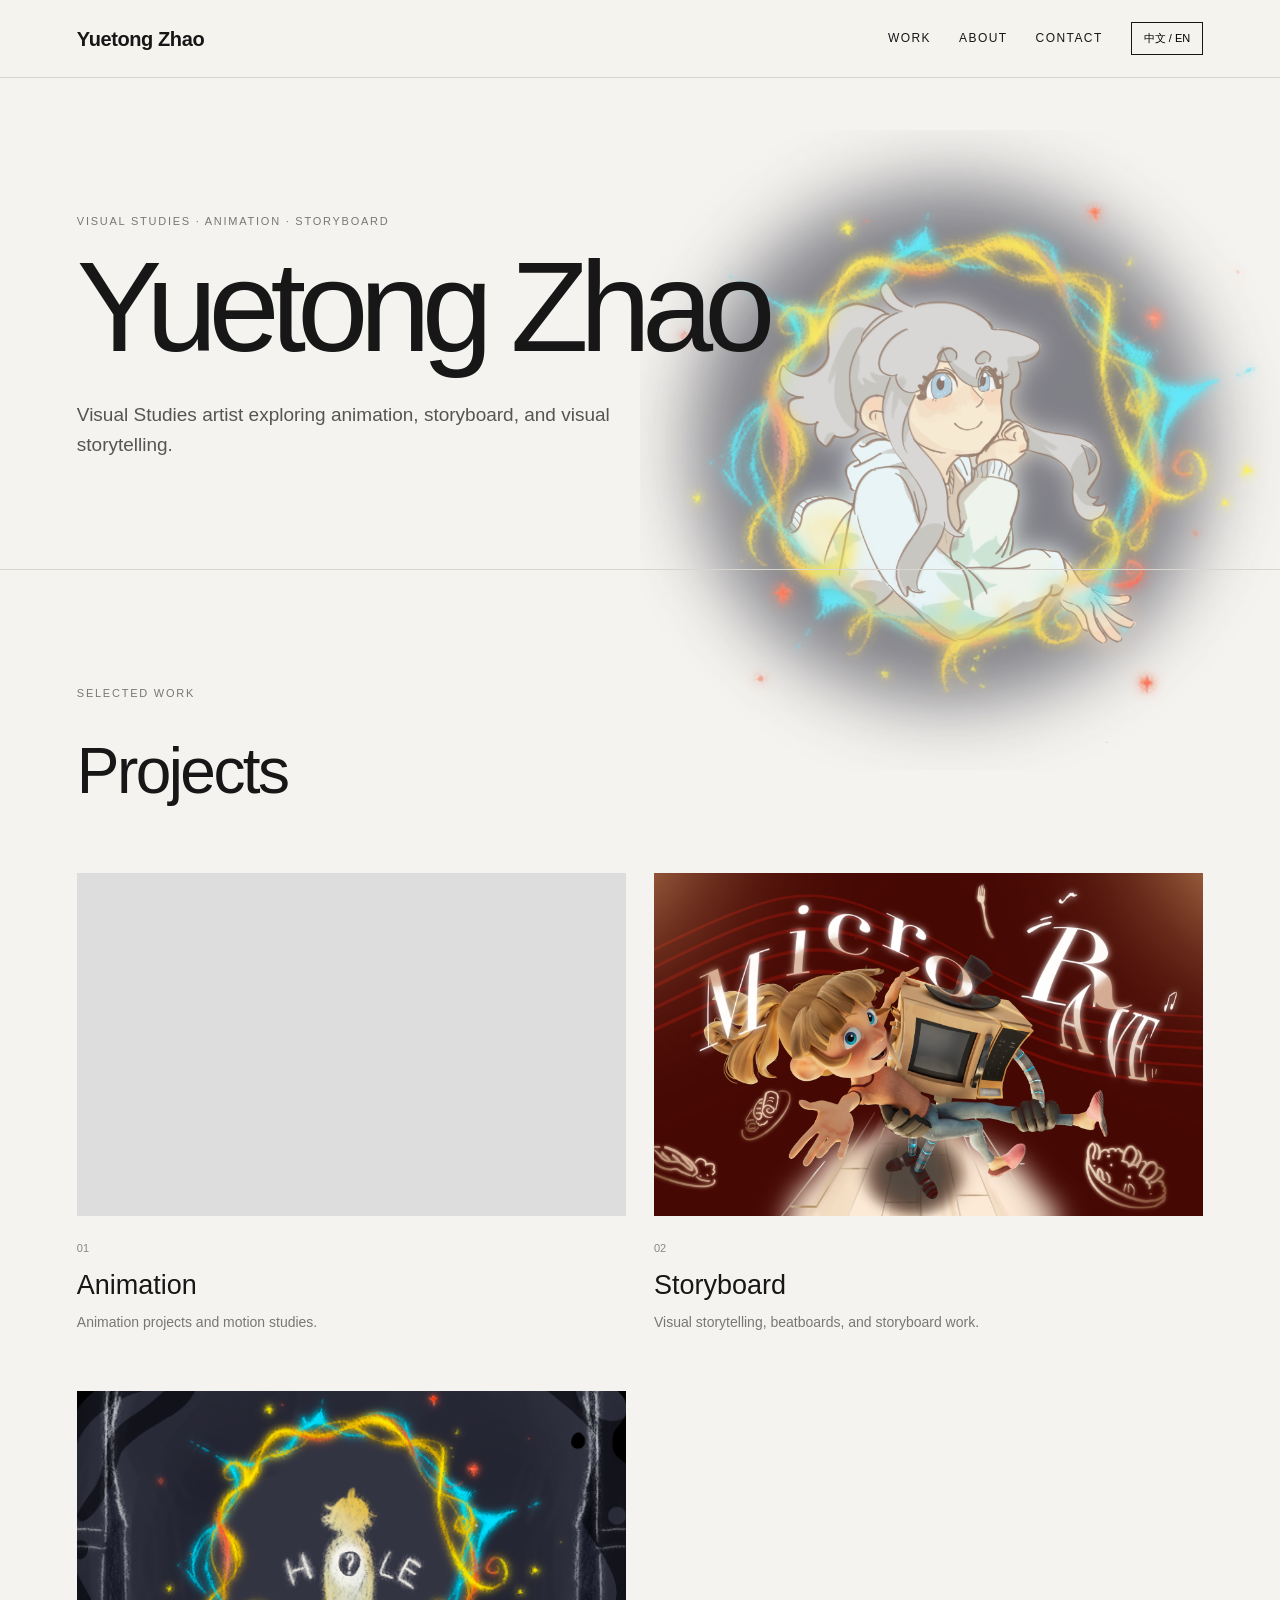
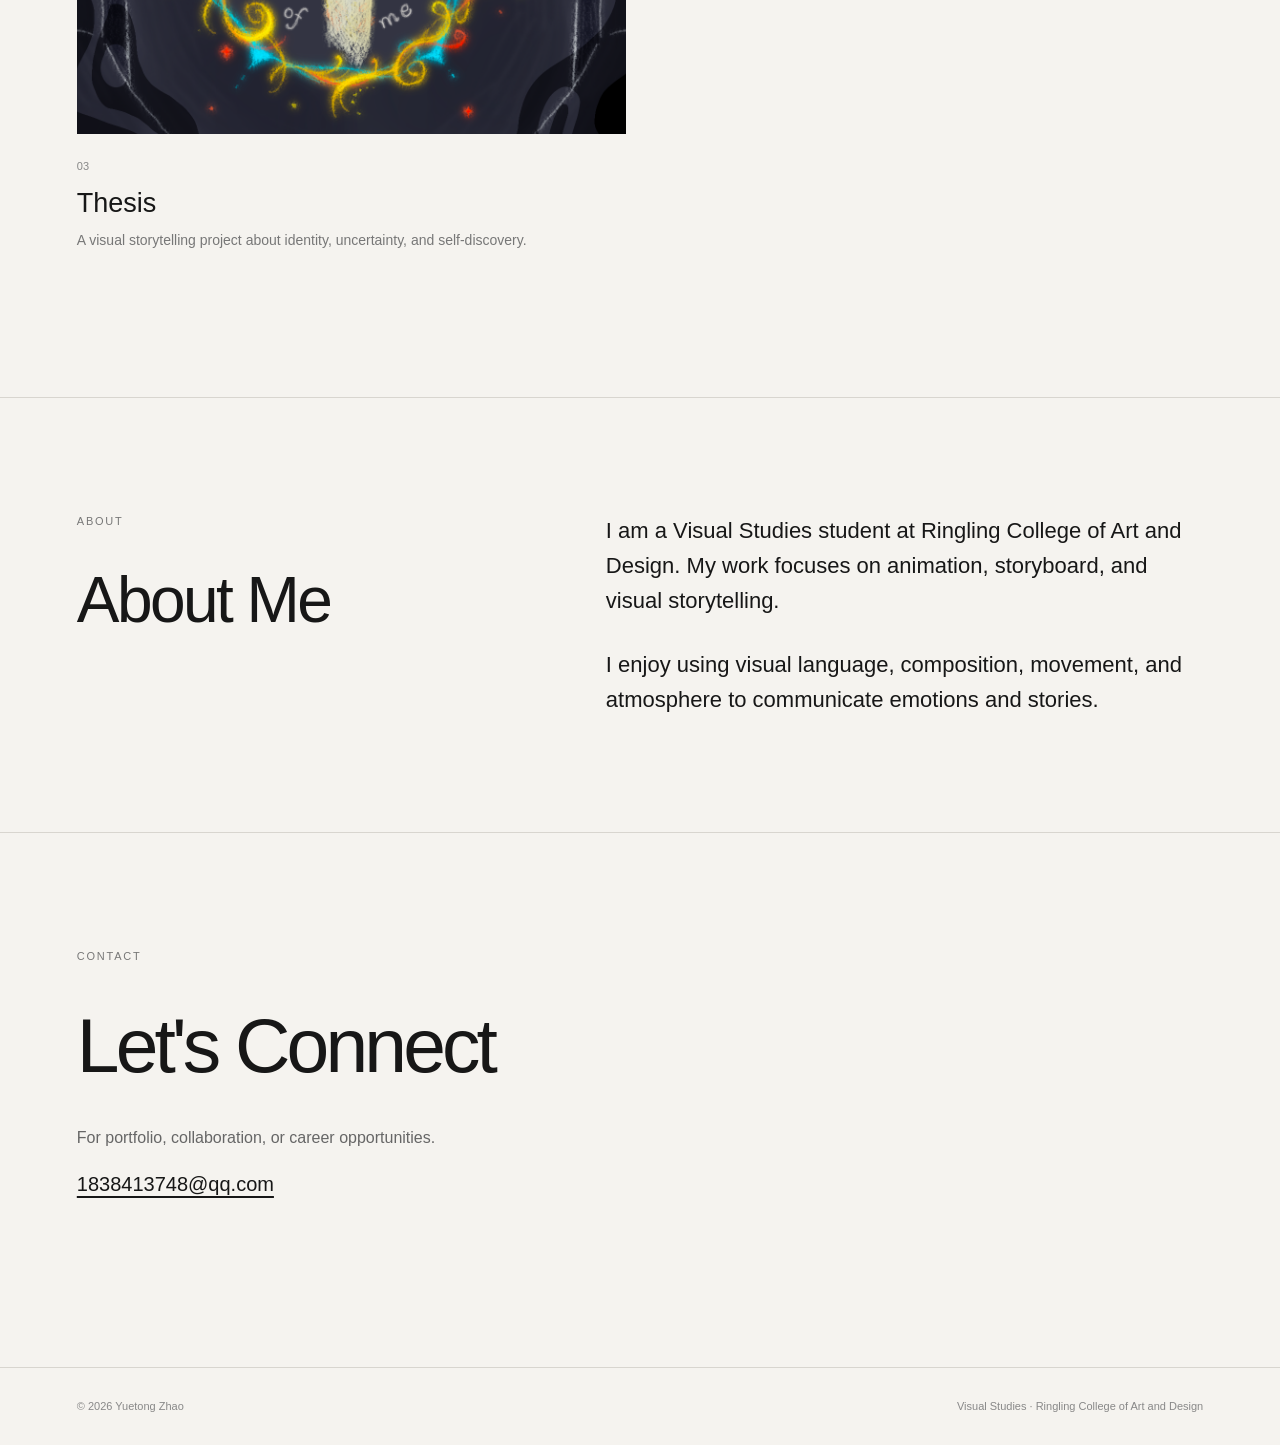
<file: index.html>
<!DOCTYPE html>
<html lang="en">
<head>
<meta charset="UTF-8">
<meta name="viewport" content="width=device-width, initial-scale=1.0">
<title>Yuetong Zhao | Portfolio</title>
<link rel="stylesheet" href="style.css">
  <style>
/* Homepage Background Image */
body:not(.project-page)::before {
  content: "";
  position: fixed;
  top: 0;
  right: 0;
  width: 50vw;
  height: 100vh;
  background-image: url("images/animation/自画像.png");
  background-repeat: no-repeat;
  background-position: right center;
  background-size: contain;
  opacity: 0.6;
  pointer-events: none;
  z-index: -1;
}
</style>
</head>
<body>

<header class="site-header">
  <a class="logo" href="index.html">Yuetong Zhao</a>
  <nav>
    <a href="#work"><span class="en">WORK</span><span class="zh">作品</span></a>
    <a href="#about"><span class="en">ABOUT</span><span class="zh">关于我</span></a>
    <a href="#contact"><span class="en">CONTACT</span><span class="zh">联系方式</span></a>
    <button class="lang-btn" onclick="switchLanguage()">中文 / EN</button>
  </nav>
</header>

<main>

<section class="hero">
  <p class="eyebrow">
    <span class="en">VISUAL STUDIES · ANIMATION · STORYBOARD</span>
    <span class="zh">视觉研究 · 动画 · 分镜</span>
  </p>

  <h1>
    <span class="en">Yuetong Zhao</span>
    <span class="zh">赵悦桐</span>
  </h1>

  <p class="hero-text">
    <span class="en">
      Visual Studies artist exploring animation, storyboard, and visual storytelling.
    </span>
    <span class="zh">
      视觉研究艺术家，专注于动画、分镜与视觉叙事。
    </span>
  </p>
</section>


<section id="work" class="section">

  <div class="section-title">
    <p class="eyebrow">SELECTED WORK</p>
    <h2>
      <span class="en">Projects</span>
      <span class="zh">作品</span>
    </h2>
  </div>

  <div class="work-grid">

    <!-- 01 Animation -->

    <a href="projects/animation.html" class="work-card">

      <div class="card-media video-preview">
        <video autoplay muted loop playsinline preload="metadata">
          <source src="videos/pp_yzhao3_resubmit.mp4" type="video/mp4">
        </video>
      </div>

      <div class="card-info">
        <span>01</span>

        <h3>
          <span class="en">Animation</span>
          <span class="zh">动画</span>
        </h3>

        <p>
          <span class="en">Animation projects and motion studies.</span>
          <span class="zh">动画项目与动作练习。</span>
        </p>
      </div>

    </a>


    <!-- 02 Storyboard -->

    <a href="projects/storyboard.html" class="work-card">

      <div class="card-media storyboard-cover">
        <img
          src="images/storyboard/title.png"
          alt="Storyboard Cover">
      </div>

      <div class="card-info">

        <span>02</span>

        <h3>
          <span class="en">Storyboard</span>
          <span class="zh">分镜</span>
        </h3>

        <p>
          <span class="en">
            Visual storytelling, beatboards, and storyboard work.
          </span>

          <span class="zh">
            视觉叙事、Beatboards 与分镜作品。
          </span>
        </p>

      </div>

    </a>


    <!-- 03 Thesis -->

    <a href="projects/thesis.html" class="work-card">

      <div class="card-media storyboard-cover">
        <img
          src="images/animation/poster.png"
          alt="Thesis Poster">
      </div>

      <div class="card-info">

        <span>03</span>

        <h3>
          <span class="en">Thesis</span>
          <span class="zh">毕业设计</span>
        </h3>

        <p>
          <span class="en">
            A visual storytelling project about identity, uncertainty, and self-discovery.
          </span>

          <span class="zh">
            一个关于身份认同、不确定性与自我探索的视觉叙事项目。
          </span>
        </p>

      </div>

    </a>

  </div>

</section>


<section id="about" class="section about">

  <div class="section-title">

    <p class="eyebrow">ABOUT</p>

    <h2>
      <span class="en">About Me</span>
      <span class="zh">关于我</span>
    </h2>

  </div>

  <div class="about-text">

    <p class="en">
      I am a Visual Studies student at Ringling College of Art and Design.
      My work focuses on animation, storyboard, and visual storytelling.
    </p>

    <p class="zh">
      我是一名 Ringling College of Art and Design 的 Visual Studies 学生。
      我的创作主要集中在动画、分镜和视觉叙事。
    </p>

    <p class="en">
      I enjoy using visual language, composition, movement, and atmosphere
      to communicate emotions and stories.
    </p>

    <p class="zh">
      我喜欢通过视觉语言、构图、动作和氛围来表达情绪与故事。
    </p>

  </div>

</section>


<section id="contact" class="section contact">

  <p class="eyebrow">CONTACT</p>

  <h2>
    <span class="en">Let's Connect</span>
    <span class="zh">联系我</span>
  </h2>

  <p>
    <span class="en">
      For portfolio, collaboration, or career opportunities.
    </span>

    <span class="zh">
      欢迎联系我进行作品交流、合作或工作机会咨询。
    </span>
  </p>

  <a class="email" href="mailto:1838413748@qq.com">
    1838413748@qq.com
  </a>

</section>

</main>


<footer>

  <span>© 2026 Yuetong Zhao</span>

  <span>
    Visual Studies · Ringling College of Art and Design
  </span>

</footer>


<script src="script.js"></script>

</body>
</html>
</file>
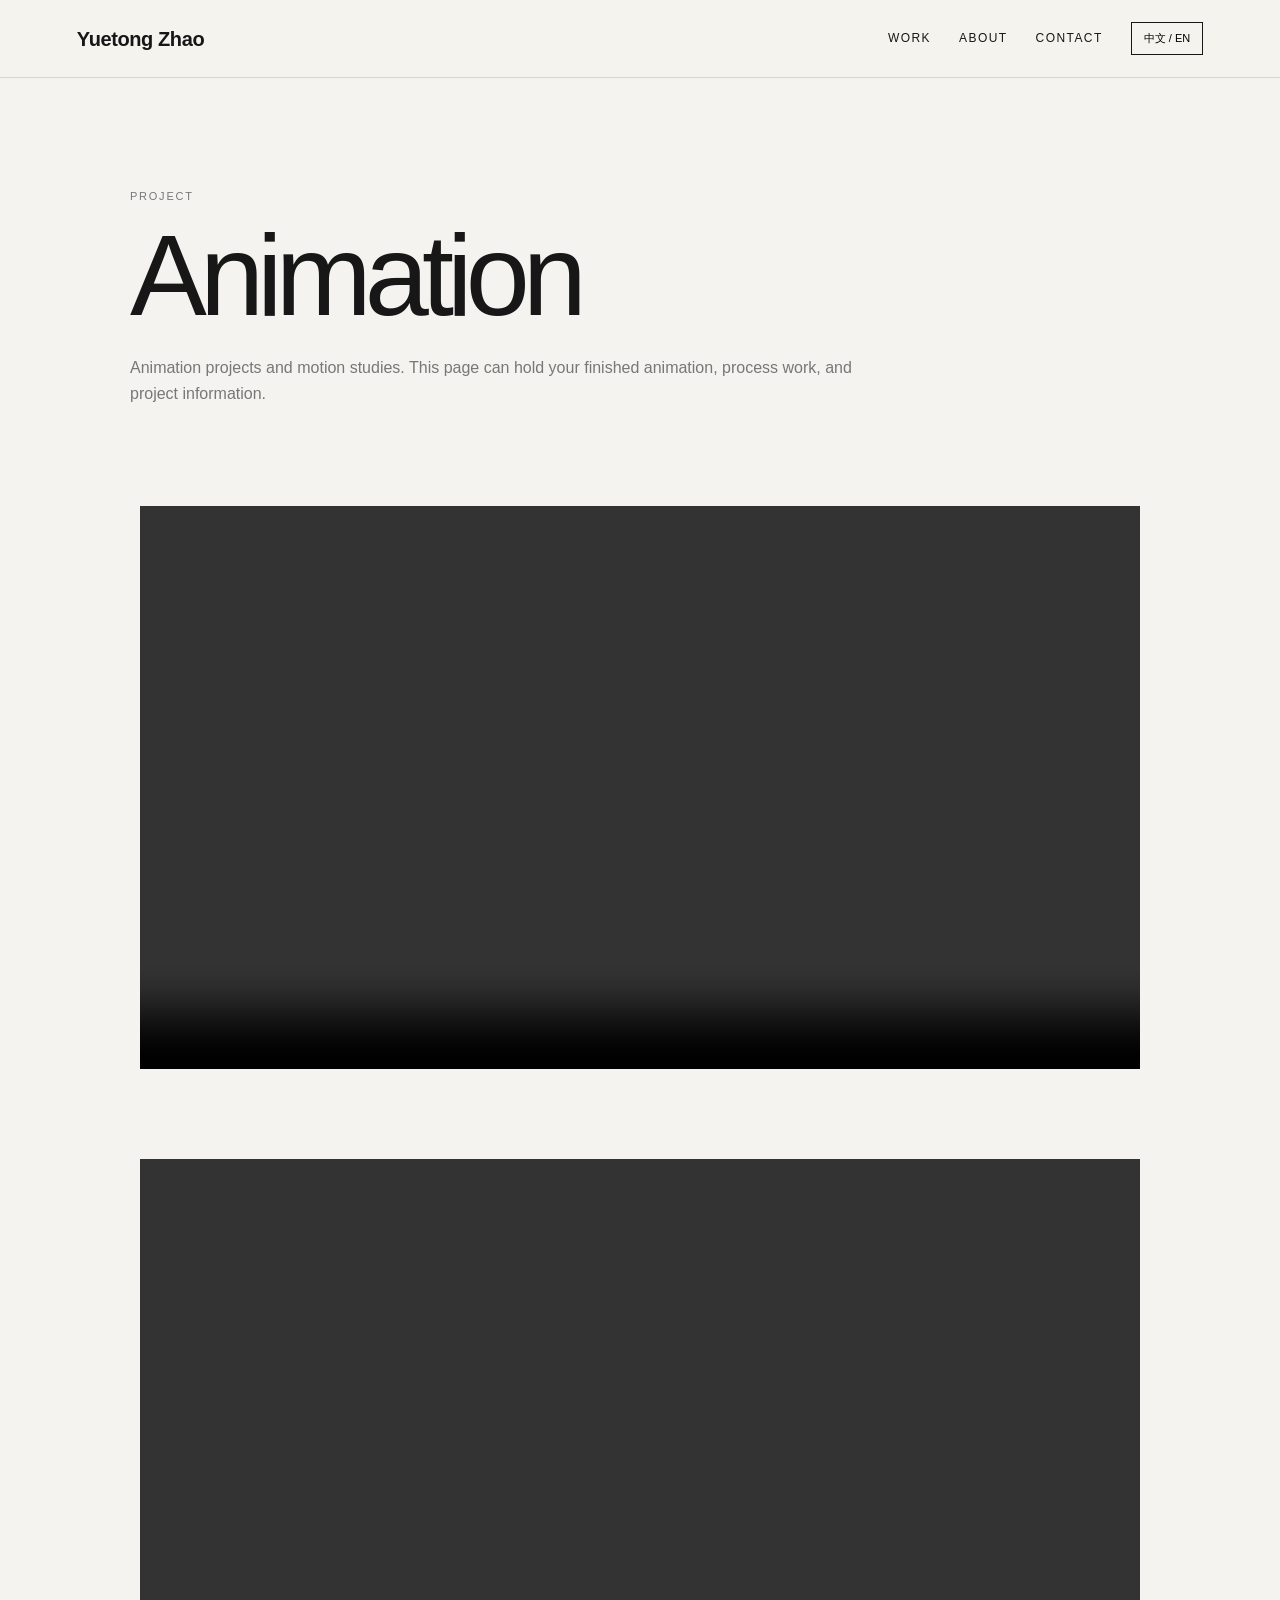
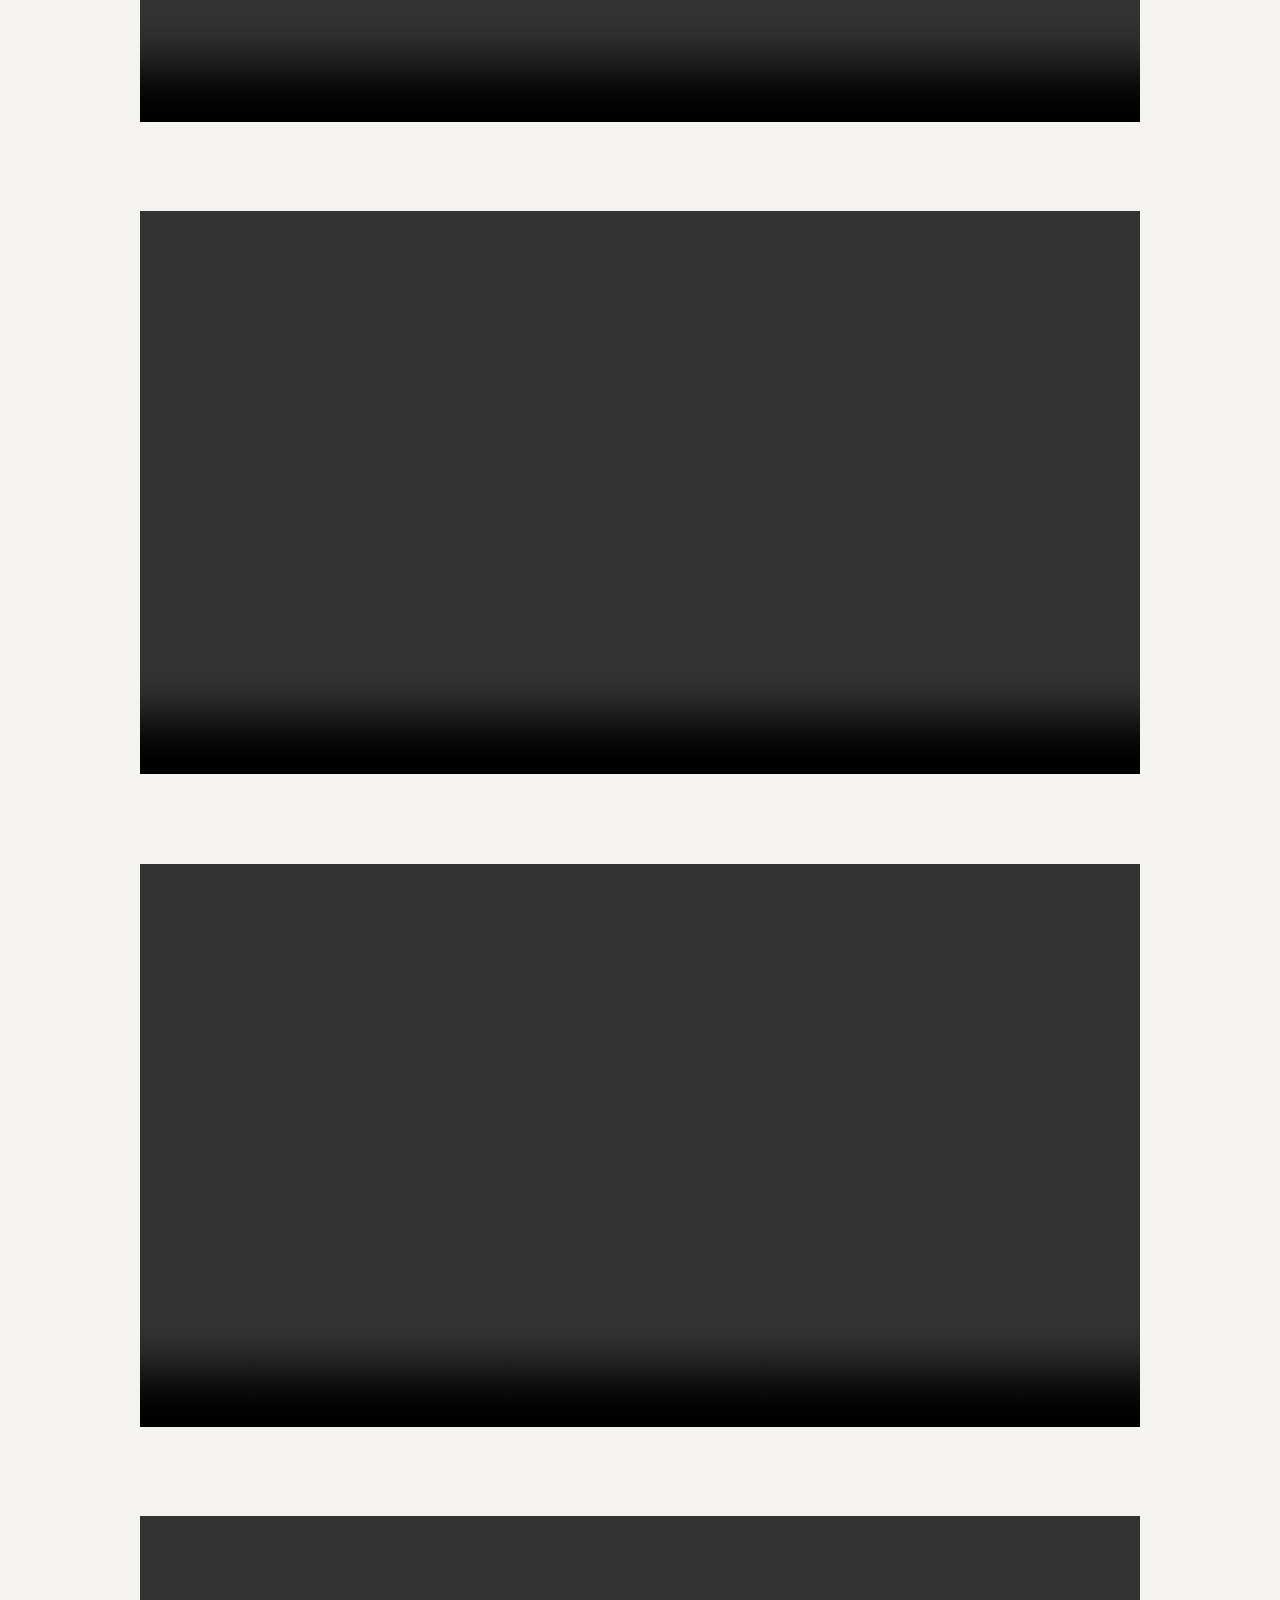
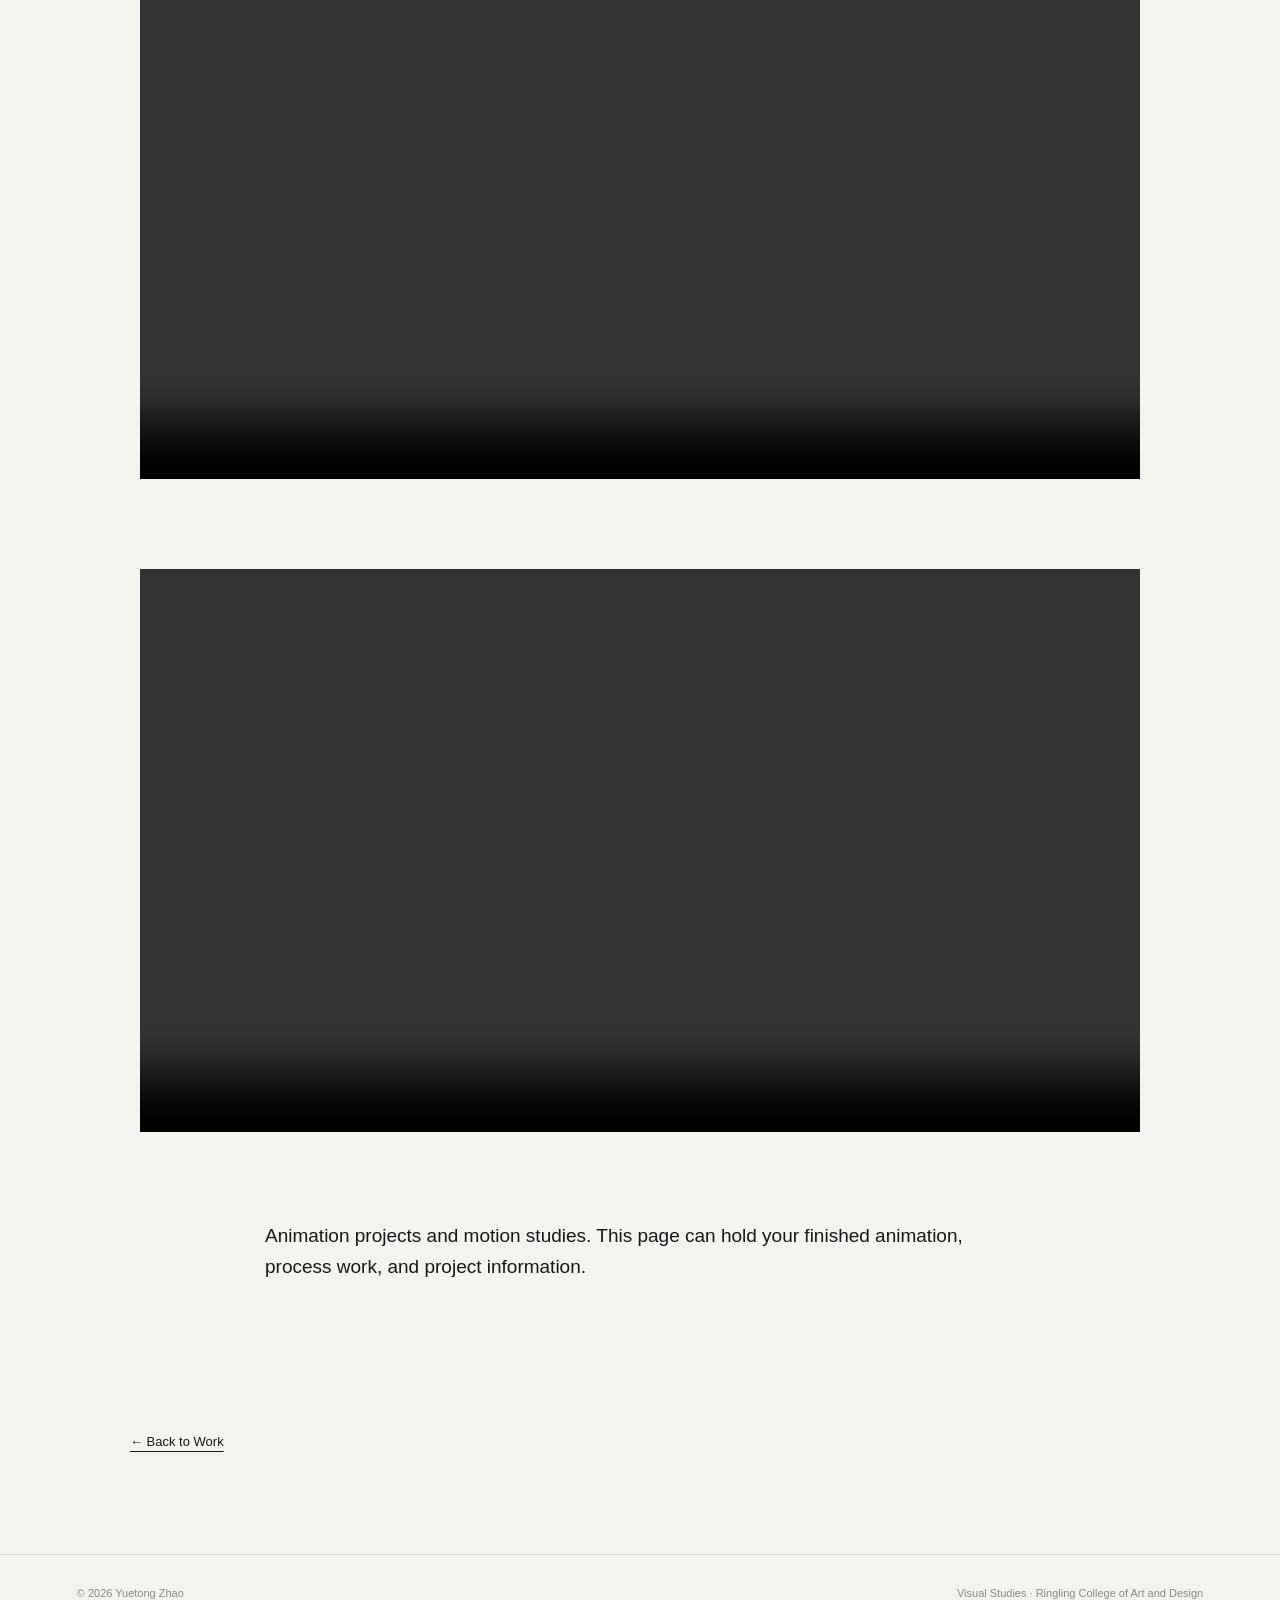
<file: projects/animation.html>
<!DOCTYPE html>
<html lang="en">
<head>
<meta charset="UTF-8">
<meta name="viewport" content="width=device-width, initial-scale=1.0">
<title>Animation | Yuetong Zhao</title>
<link rel="stylesheet" href="../style.css">
</head>

<body class="project-page">

<header class="site-header">
  <a class="logo" href="../index.html">Yuetong Zhao</a>

  <nav>
    <a href="../index.html#work">
      <span class="en">WORK</span>
      <span class="zh">作品</span>
    </a>

    <a href="../index.html#about">
      <span class="en">ABOUT</span>
      <span class="zh">关于我</span>
    </a>

    <a href="../index.html#contact">
      <span class="en">CONTACT</span>
      <span class="zh">联系方式</span>
    </a>

    <button class="lang-btn" onclick="switchLanguage()">中文 / EN</button>
  </nav>
</header>


<main>

<section class="project-hero">

  <p class="eyebrow">
    <span class="en">PROJECT</span>
    <span class="zh">项目</span>
  </p>

  <h1>
    <span class="en">Animation</span>
    <span class="zh">动画</span>
  </h1>

  <div class="project-meta">
    <span class="en">
      Animation projects and motion studies. This page can hold your finished animation, process work, and project information.
    </span>

    <span class="zh">
      这里展示动画项目与动作练习。之后可以继续添加完整动画、制作过程和项目介绍。
    </span>
  </div>

</section>


<section class="project-content">


  <!-- VIDEO 1 -->

  <div class="video-item">

    <video class="project-video"
           controls
           playsinline
           preload="metadata">

      <source src="../videos/pp_yzhao3_resubmit.mp4" type="video/mp4">

      Your browser does not support the video tag.

    </video>

  </div>


  <!-- VIDEO 2 -->

  <div class="video-item">

    <video class="project-video"
           controls
           playsinline
           preload="metadata">

      <source src="../videos/video2.mp4" type="video/mp4">

      Your browser does not support the video tag.

    </video>

  </div>


  <!-- VIDEO 3 -->

  <div class="video-item">

    <video class="project-video"
           controls
           playsinline
           preload="metadata">

      <source src="../videos/video3.mp4" type="video/mp4">

      Your browser does not support the video tag.

    </video>

  </div>


  <!-- VIDEO 4 -->

  <div class="video-item">

    <video class="project-video"
           controls
           playsinline
           preload="metadata">

      <source src="../videos/video4.mp4" type="video/mp4">

      Your browser does not support the video tag.

    </video>

  </div>


  <!-- VIDEO 7 -->

  <div class="video-item">

    <video class="project-video"
           controls
           playsinline
           preload="metadata">

      <source src="../videos/video7.mp4" type="video/mp4">

      Your browser does not support the video tag.

    </video>

  </div>


  <!-- VIDEO 6 -->

  <div class="video-item">

    <video class="project-video"
           controls
           playsinline
           preload="metadata">

      <source src="../videos/video6.mp4" type="video/mp4">

      Your browser does not support the video tag.

    </video>

  </div>


  <p class="project-description">

    <span class="en">
      Animation projects and motion studies. This page can hold your finished animation, process work, and project information.
    </span>

    <span class="zh">
      这里展示动画项目与动作练习。之后可以继续添加完整动画、制作过程和项目介绍。
    </span>

  </p>


  <a class="back-link" href="../index.html#work">

    <span class="en">← Back to Work</span>

    <span class="zh">← 返回作品</span>

  </a>

</section>

</main>


<footer>

  <span>© 2026 Yuetong Zhao</span>

  <span>
    Visual Studies · Ringling College of Art and Design
  </span>

</footer>


<script src="../script.js"></script>

</body>
</html>
</file>
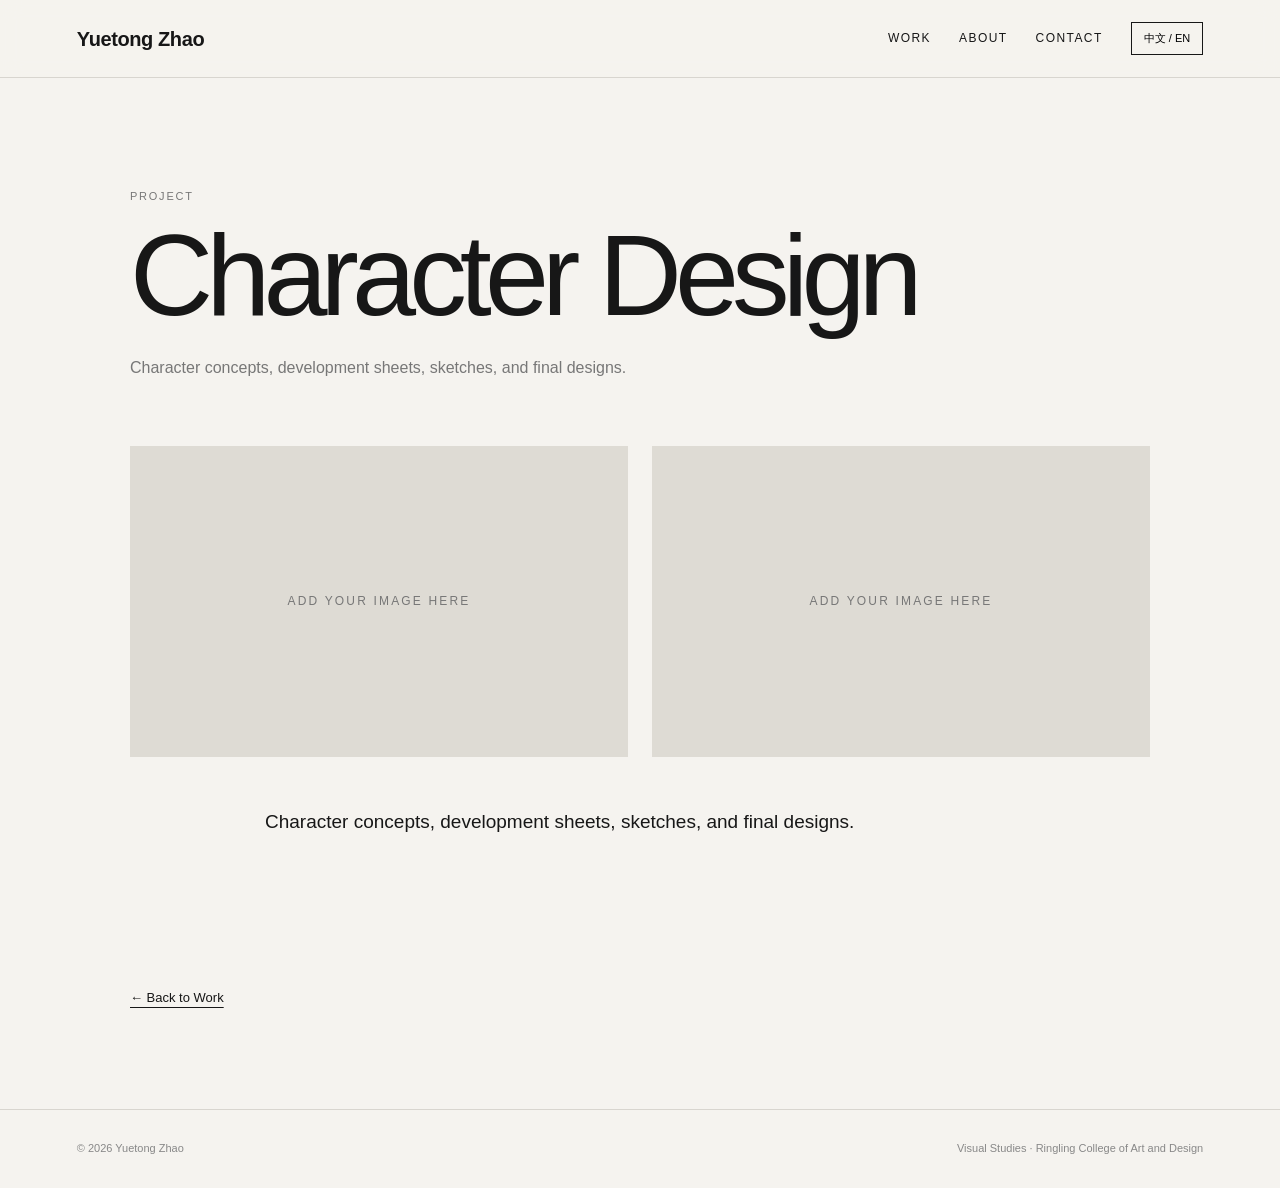
<file: projects/character-design.html>
<!DOCTYPE html>
<html lang="en">
<head>
<meta charset="UTF-8">
<meta name="viewport" content="width=device-width, initial-scale=1.0">
<title>Character Design | Yuetong Zhao</title>
<link rel="stylesheet" href="../style.css">
</head>
<body class="project-page">
<header class="site-header">
  <a class="logo" href="../index.html">Yuetong Zhao</a>
  <nav>
    <a href="../index.html#work"><span class="en">WORK</span><span class="zh">作品</span></a>
    <a href="../index.html#about"><span class="en">ABOUT</span><span class="zh">关于我</span></a>
    <a href="../index.html#contact"><span class="en">CONTACT</span><span class="zh">联系方式</span></a>
    <button class="lang-btn" onclick="switchLanguage()">中文 / EN</button>
  </nav>
</header>

<main>
<section class="project-hero">
  <p class="eyebrow"><span class="en">PROJECT</span><span class="zh">项目</span></p>
  <h1><span class="en">Character Design</span><span class="zh">角色设计</span></h1>
  <div class="project-meta">
    <span class="en">Character concepts, development sheets, sketches, and final designs.</span>
    <span class="zh">这里展示角色概念、设计发展、草图和最终设计。</span>
  </div>
</section>

<section class="project-content">

    <div class="project-gallery">
      <div class="placeholder" style="aspect-ratio:16/10"><span>ADD YOUR IMAGE HERE</span></div>
      <div class="placeholder" style="aspect-ratio:16/10"><span>ADD YOUR IMAGE HERE</span></div>
    </div>
<p class="project-description">
  <span class="en">Character concepts, development sheets, sketches, and final designs.</span>
  <span class="zh">这里展示角色概念、设计发展、草图和最终设计。</span>
</p>
<a class="back-link" href="../index.html#work"><span class="en">← Back to Work</span><span class="zh">← 返回作品</span></a>
</section>
</main>

<footer>
  <span>© 2026 Yuetong Zhao</span>
  <span>Visual Studies · Ringling College of Art and Design</span>
</footer>
<script src="../script.js"></script>
</body>
</html>
</file>
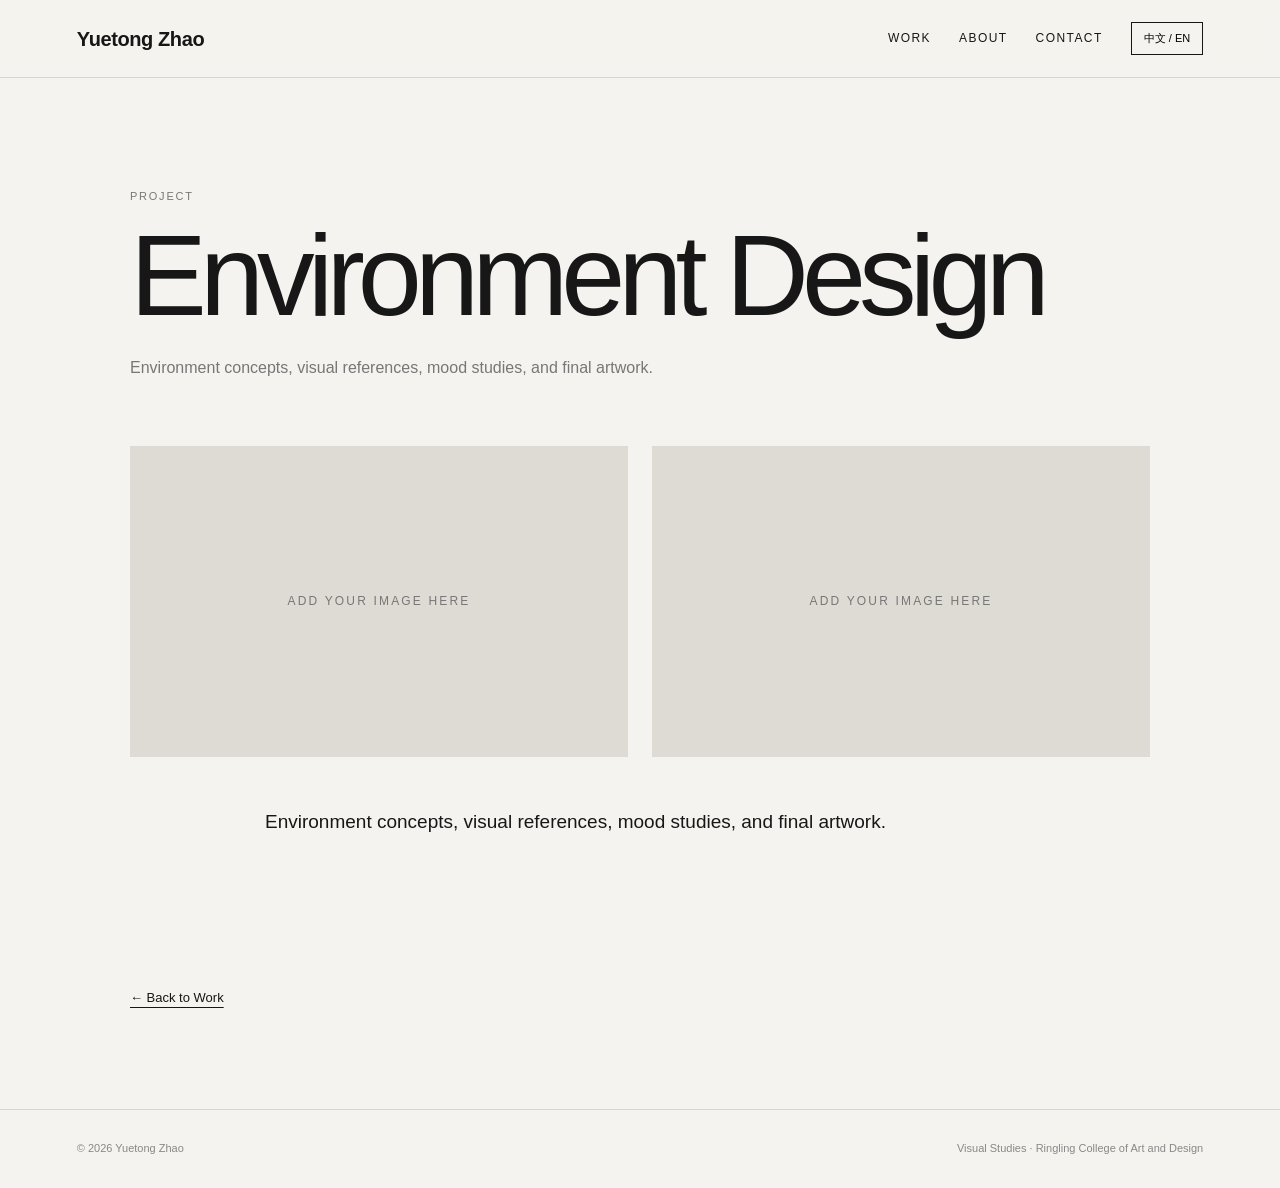
<file: projects/environment-design.html>
<!DOCTYPE html>
<html lang="en">
<head>
<meta charset="UTF-8">
<meta name="viewport" content="width=device-width, initial-scale=1.0">
<title>Environment Design | Yuetong Zhao</title>
<link rel="stylesheet" href="../style.css">
</head>
<body class="project-page">
<header class="site-header">
  <a class="logo" href="../index.html">Yuetong Zhao</a>
  <nav>
    <a href="../index.html#work"><span class="en">WORK</span><span class="zh">作品</span></a>
    <a href="../index.html#about"><span class="en">ABOUT</span><span class="zh">关于我</span></a>
    <a href="../index.html#contact"><span class="en">CONTACT</span><span class="zh">联系方式</span></a>
    <button class="lang-btn" onclick="switchLanguage()">中文 / EN</button>
  </nav>
</header>

<main>
<section class="project-hero">
  <p class="eyebrow"><span class="en">PROJECT</span><span class="zh">项目</span></p>
  <h1><span class="en">Environment Design</span><span class="zh">场景设计</span></h1>
  <div class="project-meta">
    <span class="en">Environment concepts, visual references, mood studies, and final artwork.</span>
    <span class="zh">这里展示场景概念、视觉参考、氛围设计和最终作品。</span>
  </div>
</section>

<section class="project-content">

    <div class="project-gallery">
      <div class="placeholder" style="aspect-ratio:16/10"><span>ADD YOUR IMAGE HERE</span></div>
      <div class="placeholder" style="aspect-ratio:16/10"><span>ADD YOUR IMAGE HERE</span></div>
    </div>
<p class="project-description">
  <span class="en">Environment concepts, visual references, mood studies, and final artwork.</span>
  <span class="zh">这里展示场景概念、视觉参考、氛围设计和最终作品。</span>
</p>
<a class="back-link" href="../index.html#work"><span class="en">← Back to Work</span><span class="zh">← 返回作品</span></a>
</section>
</main>

<footer>
  <span>© 2026 Yuetong Zhao</span>
  <span>Visual Studies · Ringling College of Art and Design</span>
</footer>
<script src="../script.js"></script>
</body>
</html>
</file>
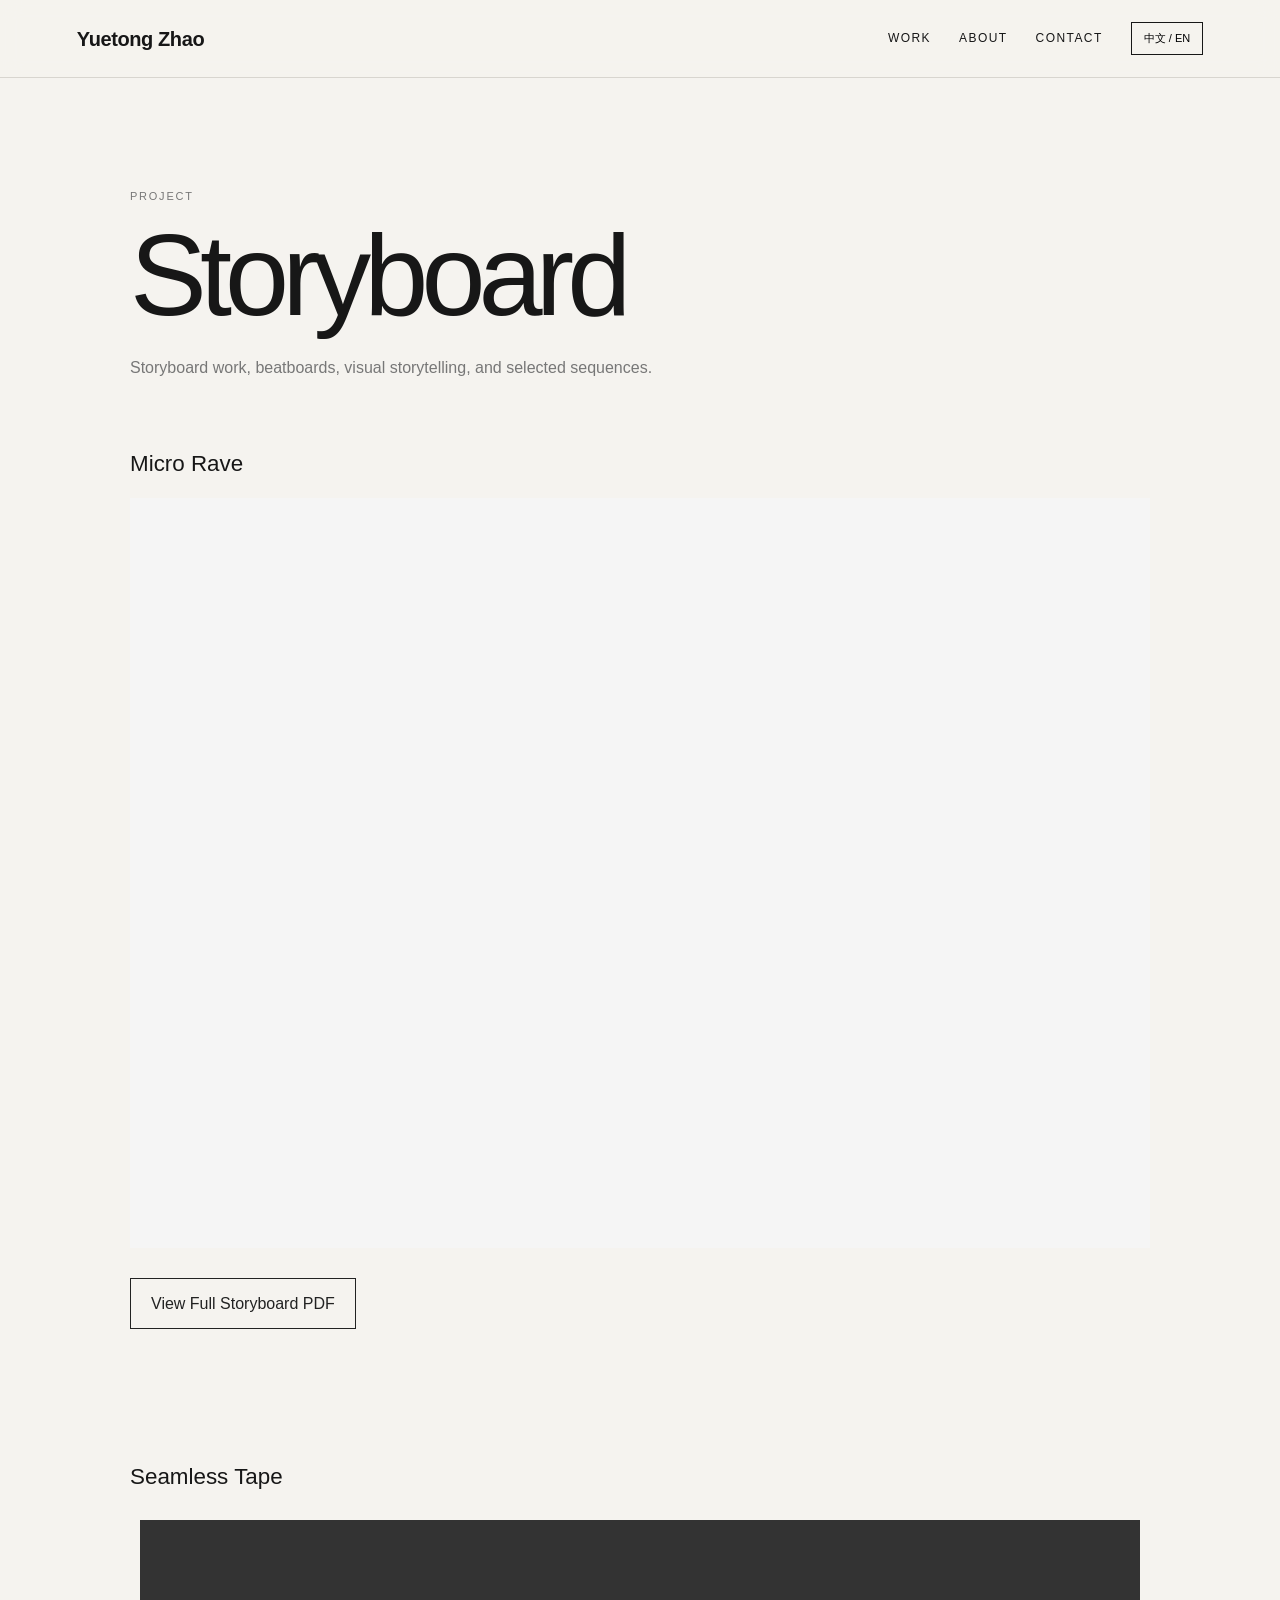
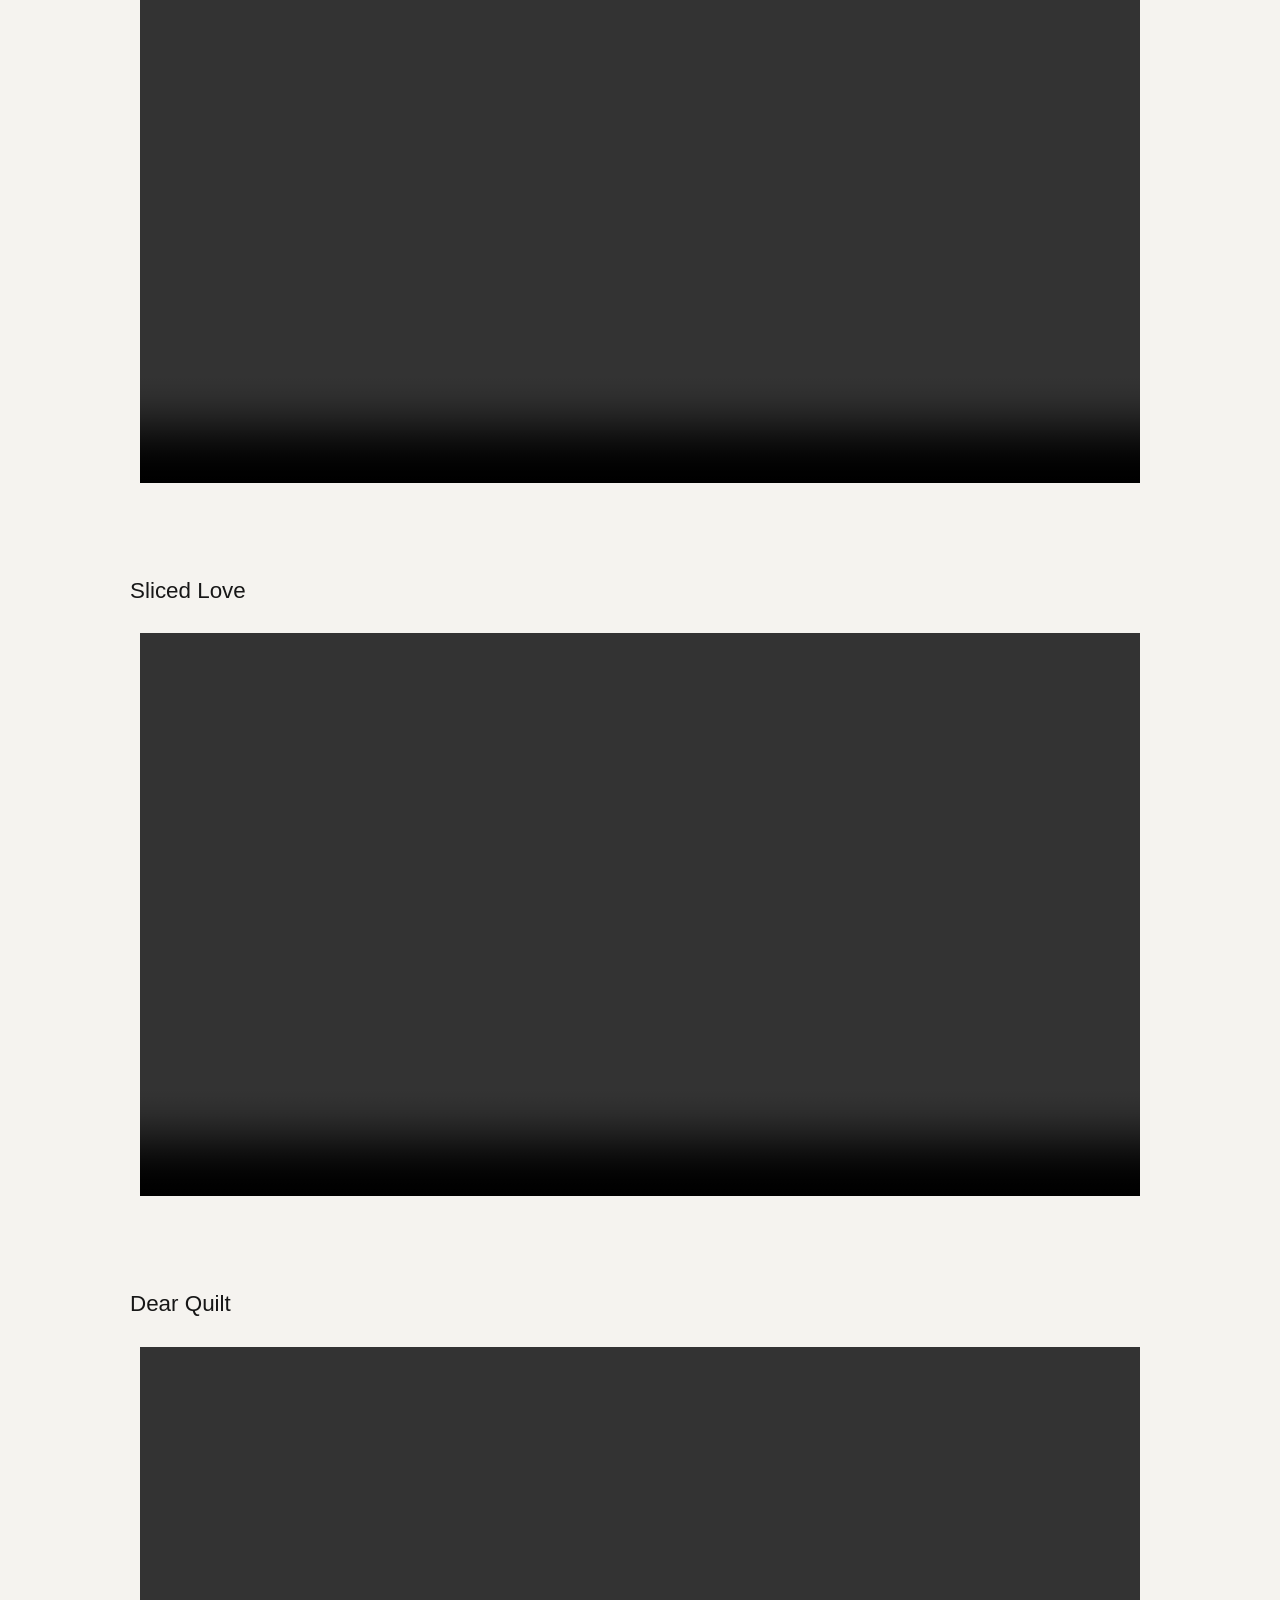
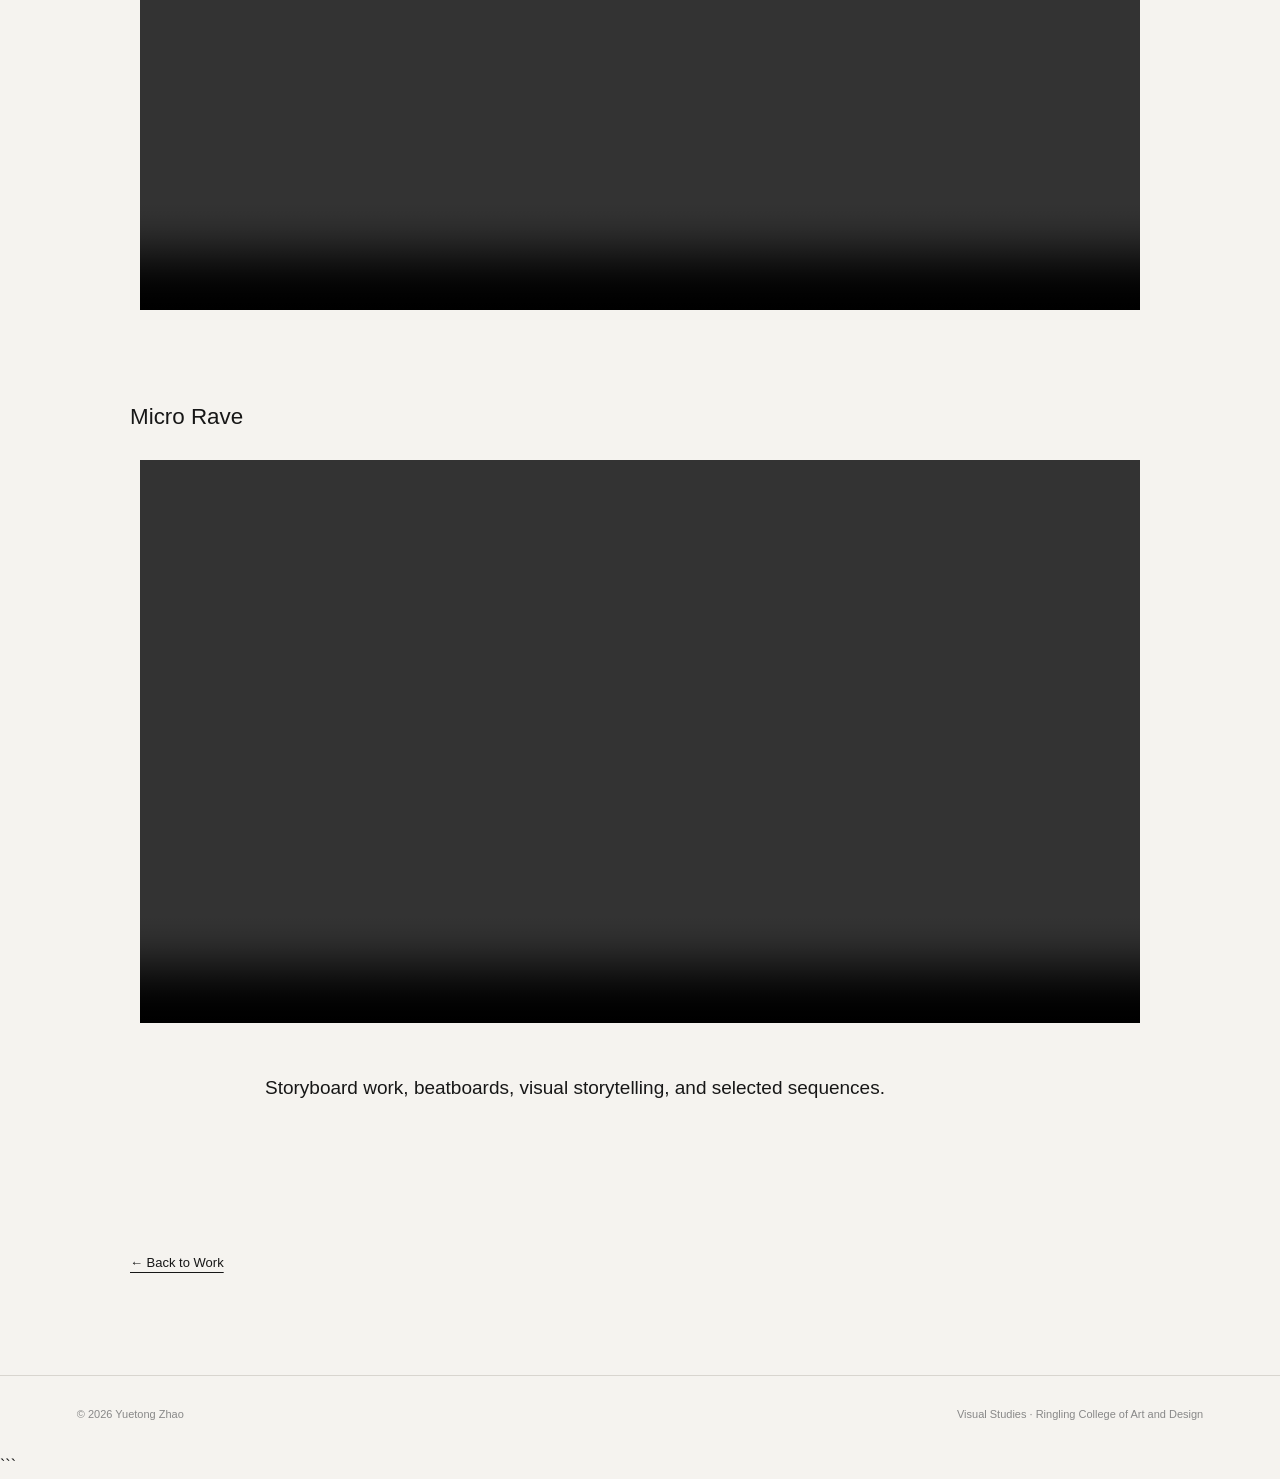
<file: projects/storyboard.html>
<!DOCTYPE html>
<html lang="en">
<head>
<meta charset="UTF-8">
<meta name="viewport" content="width=device-width, initial-scale=1.0">
<title>Storyboard | Yuetong Zhao</title>
<link rel="stylesheet" href="../style.css">

<style>
  .storyboard-project {
    width: 100%;
    max-width: 1280px;
    margin: 0 auto 50px;
  }

  .storyboard-project h2 {
    margin: 0 0 16px;
    font-size: 1.4rem;
    font-weight: 500;
  }

  .storyboard-pdf,
  .storyboard-video {
    width: 100%;
    max-width: 1280px;
    margin: 0 auto 30px;
  }

  .storyboard-pdf {
    aspect-ratio: 16 / 9;
  }

  .storyboard-pdf iframe {
    display: block;
    width: 100%;
    height: 100%;
    border: none;
  }

  .storyboard-video video {
    display: block;
    width: 100%;
    aspect-ratio: 16 / 9;
    height: auto;
    object-fit: contain;
    background: #000;
  }

  .pdf-button {
    display: inline-block;
    margin: 0 0 40px;
  }
</style>
</head>

<body class="project-page">

<header class="site-header">
  <a class="logo" href="../index.html">Yuetong Zhao</a>

  <nav>
    <a href="../index.html#work">
      <span class="en">WORK</span>
      <span class="zh">作品</span>
    </a>

    <a href="../index.html#about">
      <span class="en">ABOUT</span>
      <span class="zh">关于我</span>
    </a>

    <a href="../index.html#contact">
      <span class="en">CONTACT</span>
      <span class="zh">联系方式</span>
    </a>

    <button class="lang-btn" onclick="switchLanguage()">中文 / EN</button>
  </nav>
</header>

<main>

<section class="project-hero">
  <p class="eyebrow">
    <span class="en">PROJECT</span>
    <span class="zh">项目</span>
  </p>

  <h1>
    <span class="en">Storyboard</span>
    <span class="zh">分镜</span>
  </h1>

  <div class="project-meta">
    <span class="en">
      Storyboard work, beatboards, visual storytelling, and selected sequences.
    </span>
    <span class="zh">
      这里展示分镜、Beatboards、视觉叙事和精选镜头。
    </span>
  </div>
</section>

<section class="project-content">

  <!-- 01 Micro Rave PDF -->
  <div class="storyboard-project">
    <h2>
      <span class="en">Micro Rave</span>
      <span class="zh">微波舞步</span>
    </h2>

    <div class="storyboard-pdf">
      <iframe
        src="../images/storyboard/B1.pdf"
        title="Micro Rave Storyboard">
      </iframe>
    </div>

    <a
      class="pdf-button"
      href="../images/storyboard/B1.pdf"
      target="_blank"
      rel="noopener">
      <span class="en">View Full Storyboard PDF</span>
      <span class="zh">查看完整 Storyboard PDF</span>
    </a>
  </div>

  <!-- 02 Seamless Tape -->
  <div class="storyboard-project">
    <h2>
      <span class="en">Seamless Tape</span>
      <span class="zh">无缝胶带</span>
    </h2>

    <div class="storyboard-video">
      <video controls playsinline preload="metadata">
        <source src="../images/storyboard/SeamlessTape无缝胶带.mp4" type="video/mp4">
        Your browser does not support the video tag.
      </video>
    </div>
  </div>

  <!-- 03 Sliced Love -->
  <div class="storyboard-project">
    <h2>
      <span class="en">Sliced Love</span>
      <span class="zh">切心之爱</span>
    </h2>

    <div class="storyboard-video">
      <video controls playsinline preload="metadata">
        <source src="../images/storyboard/SlicedLove切心之爱.mp4" type="video/mp4">
        Your browser does not support the video tag.
      </video>
    </div>
  </div>

  <!-- 04 Dear Quilt -->
  <div class="storyboard-project">
    <h2>
      <span class="en">Dear Quilt</span>
      <span class="zh">亲爱的被子君</span>
    </h2>

    <div class="storyboard-video">
      <video controls playsinline preload="metadata">
        <source src="../images/storyboard/DearQuilt亲爱的被子君.mp4" type="video/mp4">
        Your browser does not support the video tag.
      </video>
    </div>
  </div>

  <!-- 05 Micro Rave Video -->
  <div class="storyboard-project">
    <h2>
      <span class="en">Micro Rave</span>
      <span class="zh">微波舞步</span>
    </h2>

    <div class="storyboard-video">
      <video controls playsinline preload="metadata">
        <source src="../images/storyboard/MicroRave微波舞步.mp4" type="video/mp4">
        Your browser does not support the video tag.
      </video>
    </div>
  </div>

  <p class="project-description">
    <span class="en">
      Storyboard work, beatboards, visual storytelling, and selected sequences.
    </span>
    <span class="zh">
      这里展示分镜、Beatboards、视觉叙事和精选镜头。
    </span>
  </p>

  <a class="back-link" href="../index.html#work">
    <span class="en">← Back to Work</span>
    <span class="zh">← 返回作品</span>
  </a>

</section>
</main>

<footer>
  <span>© 2026 Yuetong Zhao</span>
  <span>Visual Studies · Ringling College of Art and Design</span>
</footer>

<script src="../script.js"></script>

</body>
</html>
```
</file>
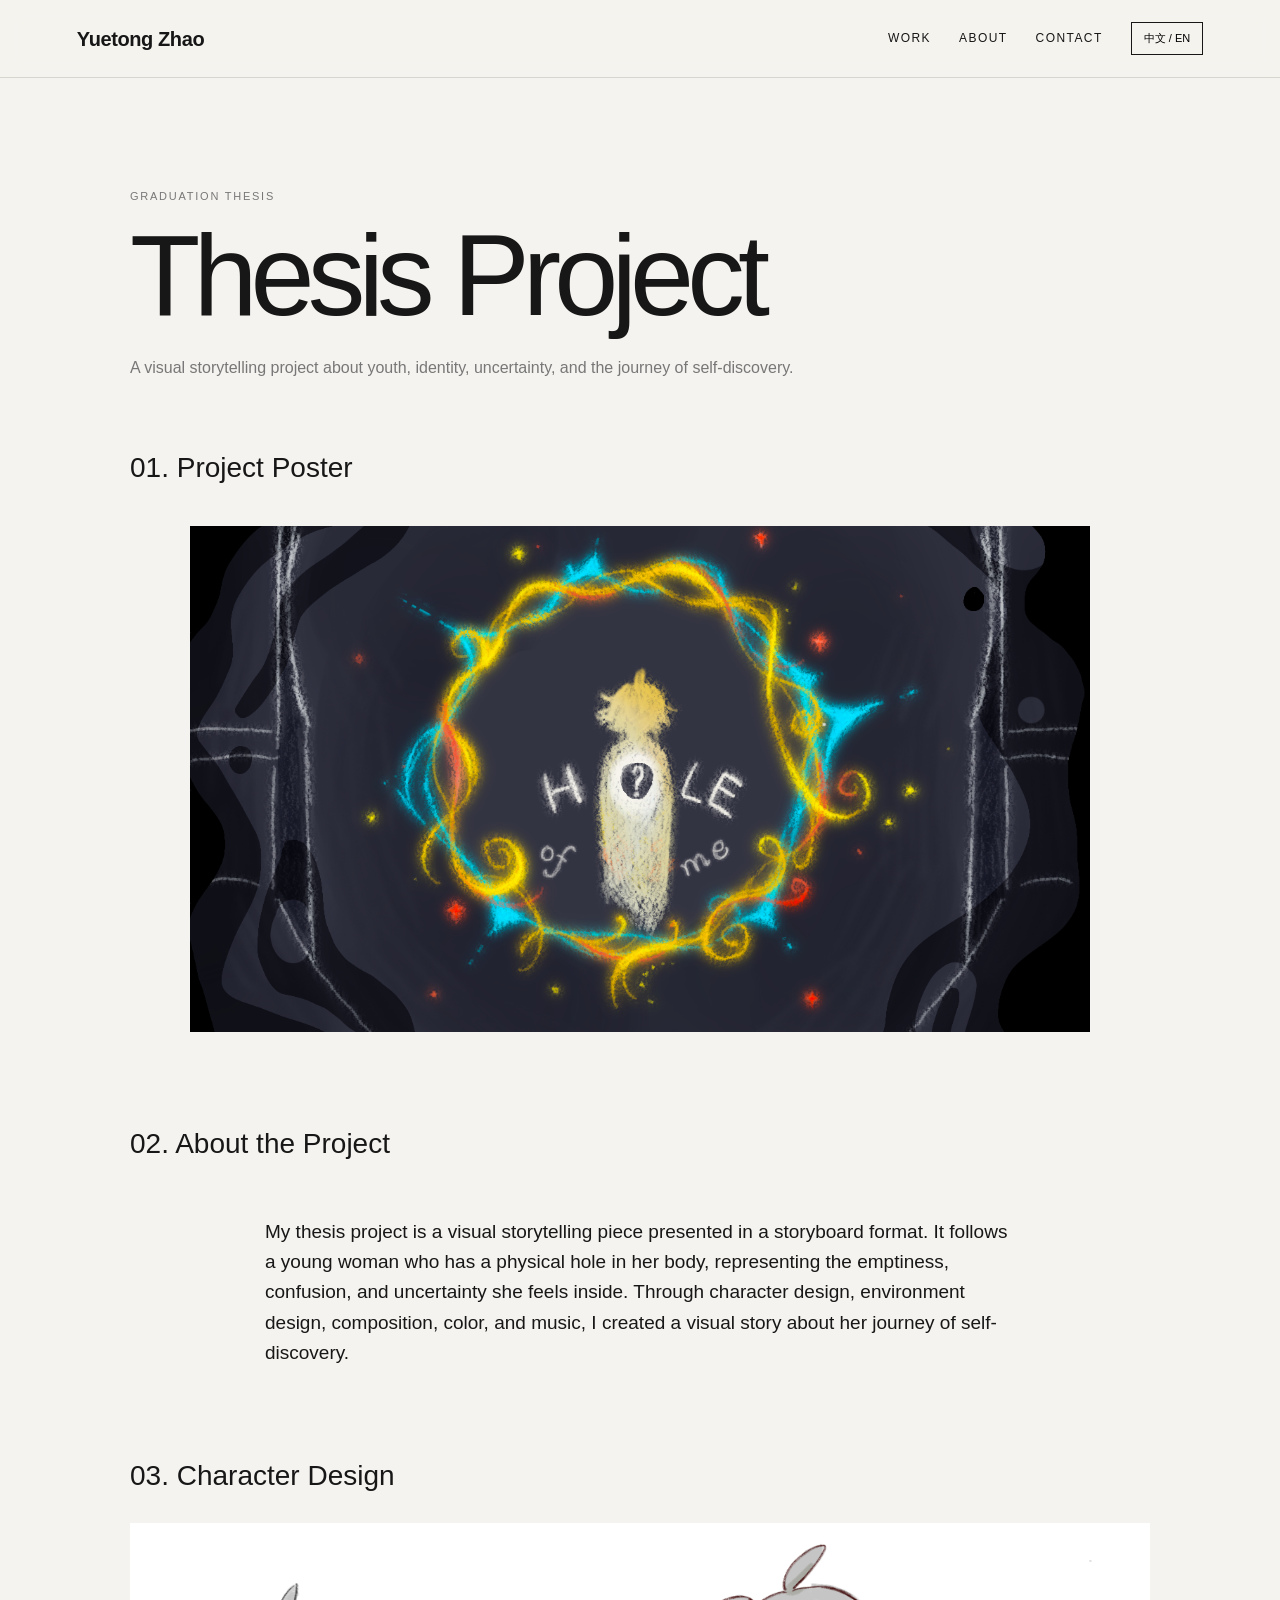
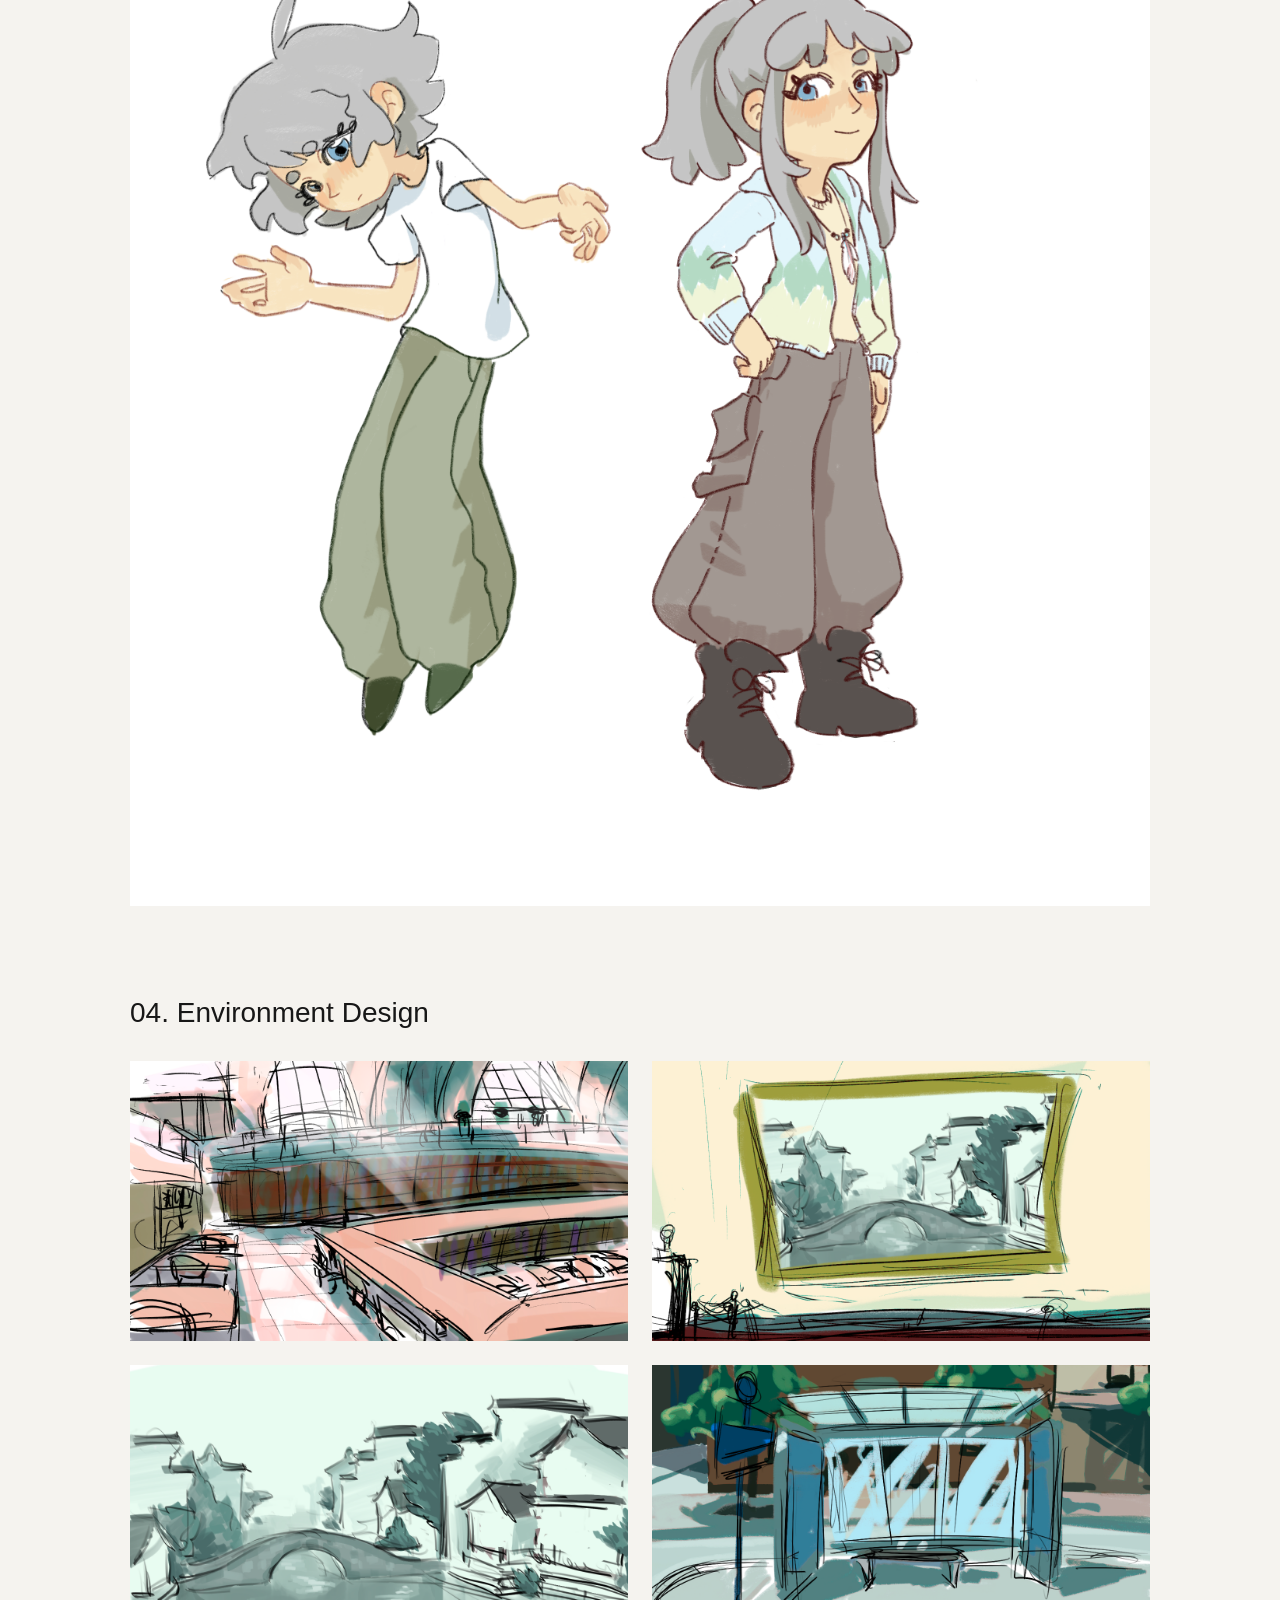
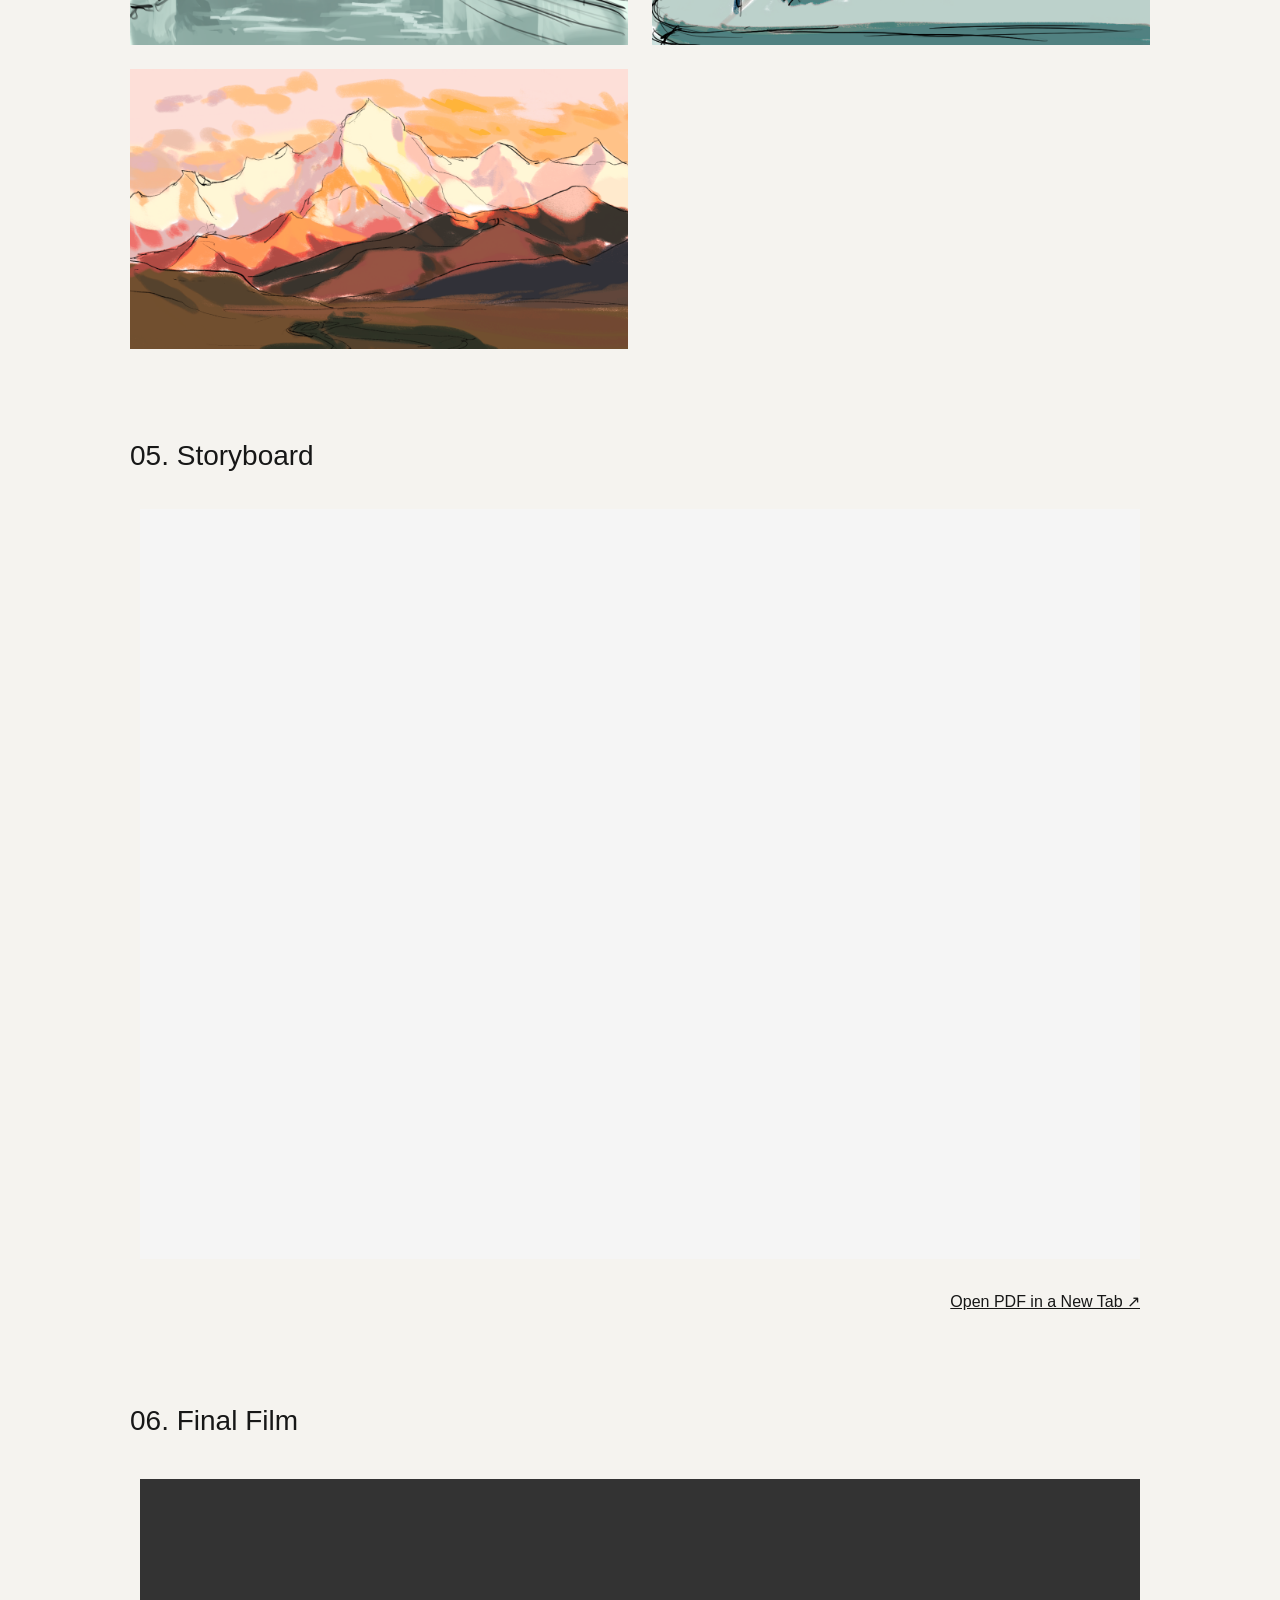
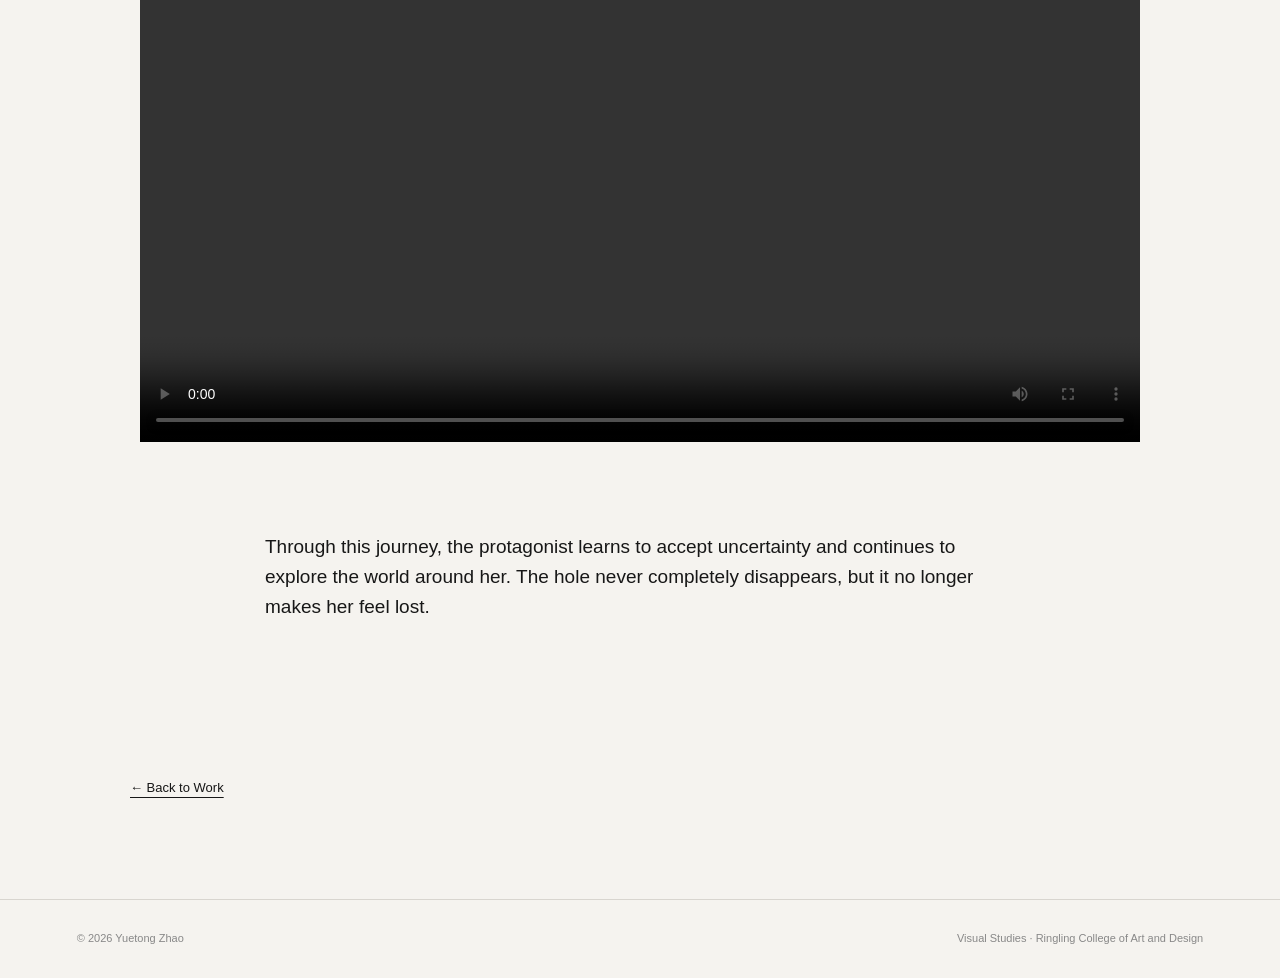
<file: projects/thesis.html>
<!DOCTYPE html>
<html lang="en">

<head>
<meta charset="UTF-8">
<meta name="viewport" content="width=device-width, initial-scale=1.0">
<title>Thesis | Yuetong Zhao</title>
<link rel="stylesheet" href="../style.css">
</head>

<body class="project-page">

<!-- Header -->
<header class="site-header">

  <a class="logo" href="../index.html">Yuetong Zhao</a>

  <nav>
    <a href="../index.html#work">
      <span class="en">WORK</span>
      <span class="zh">作品</span>
    </a>

    <a href="../index.html#about">
      <span class="en">ABOUT</span>
      <span class="zh">关于我</span>
    </a>

    <a href="../index.html#contact">
      <span class="en">CONTACT</span>
      <span class="zh">联系方式</span>
    </a>

    <button class="lang-btn" onclick="switchLanguage()">
      中文 / EN
    </button>
  </nav>

</header>


<main>

  <!-- Thesis Hero -->
  <section class="project-hero">

    <p class="eyebrow">
      <span class="en">GRADUATION THESIS</span>
      <span class="zh">毕业设计</span>
    </p>

    <h1>
      <span class="en">Thesis Project</span>
      <span class="zh">毕业设计</span>
    </h1>

    <div class="project-meta">
      <span class="en">
        A visual storytelling project about youth, identity,
        uncertainty, and the journey of self-discovery.
      </span>

      <span class="zh">
        一个关于年轻人、自我认同、不确定性以及自我探索旅程的视觉叙事项目。
      </span>
    </div>

  </section>


  <!-- Project Content -->
  <section class="project-content">


    <!-- 01 Project Poster -->
    <section class="thesis-section">

      <h2>
        <span class="en">01. Project Poster</span>
        <span class="zh">01. 毕设海报</span>
      </h2>

      <div class="thesis-poster">
        <img
          src="../images/animation/poster.png"
          alt="Thesis Project Poster">
      </div>

    </section>


    <!-- 02 About the Project -->
    <section class="thesis-section">

      <h2>
        <span class="en">02. About the Project</span>
        <span class="zh">02. 项目介绍</span>
      </h2>

      <p class="project-description">

        <span class="en">
          My thesis project is a visual storytelling piece presented
          in a storyboard format. It follows a young woman who has a
          physical hole in her body, representing the emptiness,
          confusion, and uncertainty she feels inside.

          Through character design, environment design, composition,
          color, and music, I created a visual story about her journey
          of self-discovery.
        </span>

        <span class="zh">
          我的毕业设计是一部以分镜形式呈现的视觉叙事作品。
          故事讲述了一位身体上有一个洞的年轻女性，
          这个洞象征着她内心的空虚、困惑和不确定感。

          我通过角色设计、场景设计、构图、色彩和音乐，
          创作了一个关于自我探索的视觉故事。
        </span>

      </p>

    </section>


    
<!-- 03 Character Design -->
<section class="thesis-section">

  <h2>
    <span class="en">03. Character Design</span>
    <span class="zh">03. 角色设计</span>
  </h2>

  <div class="project-gallery character-gallery">

    <img
      src="../images/animation/chara.png"
      alt="Thesis Character Design">

  </div>

</section>



    <!-- 04 Environment Design -->
    <section class="thesis-section">

      <h2>
        <span class="en">04. Environment Design</span>
        <span class="zh">04. 场景设计</span>
      </h2>

      <div class="project-gallery environment-gallery">

        <img
          src="../images/animation/1.png"
          alt="Environment Design 1">

        <img
          src="../images/animation/2.png"
          alt="Environment Design 2">

        <img
          src="../images/animation/3.png"
          alt="Environment Design 3">

        <img
          src="../images/animation/4.png"
          alt="Environment Design 4">

        <img
          src="../images/animation/5.png"
          alt="Environment Design 5">

      </div>

    </section>


    <!-- 05 Storyboard -->
    <section class="thesis-section">

      <h2>
        <span class="en">05. Storyboard</span>
        <span class="zh">05. 分镜</span>
      </h2>

      <div class="thesis-pdf">

        <iframe
          src="../images/animation/ThesisStoryboard.pdf"
          title="Thesis Storyboard PDF"
          loading="lazy">
        </iframe>

      </div>

      <p class="pdf-link">

        <a
          href="../images/animation/ThesisStoryboard.pdf"
          target="_blank"
          rel="noopener">

          <span class="en">Open PDF in a New Tab ↗</span>
          <span class="zh">在新标签页打开 PDF ↗</span>

        </a>

      </p>

    </section>


    <!-- 06 Final Film -->
    <section class="thesis-section">

      <h2>
        <span class="en">06. Final Film</span>
        <span class="zh">06. 最终作品</span>
      </h2>

      <div class="thesis-video">

        <video controls playsinline preload="metadata">

          <source
            src="../images/animation/YuetongZhao_Thesis.mp4"
            type="video/mp4">

          Your browser does not support video playback.

        </video>

      </div>

      <p class="project-description">

        <span class="en">
          Through this journey, the protagonist learns to accept
          uncertainty and continues to explore the world around her.
          The hole never completely disappears, but it no longer
          makes her feel lost.
        </span>

        <span class="zh">
          在这段旅程中，主人公逐渐学会接受不确定性，
          并继续探索周围的世界。她身体上的洞并没有完全消失，
          但它不再让她感到迷茫。
        </span>

      </p>

    </section>


    <!-- Back to Work -->
    <a class="back-link" href="../index.html#work">

      <span class="en">← Back to Work</span>
      <span class="zh">← 返回作品</span>

    </a>

  </section>

</main>


<!-- Footer -->
<footer>

  <span>© 2026 Yuetong Zhao</span>

  <span>
    Visual Studies · Ringling College of Art and Design
  </span>

</footer>


<script src="../script.js"></script>

</body>
</html>
</file>
<file: style.css>
/* ========================================
   GLOBAL SETTINGS
======================================== */

* {
  box-sizing: border-box;
  margin: 0;
  padding: 0;
}

html {
  scroll-behavior: smooth;
}

body {
  font-family: Arial, Helvetica, sans-serif;
  background: #f5f3ef;
  color: #171717;
  line-height: 1.6;
}

a {
  color: inherit;
  text-decoration: none;
}


/* ========================================
   HEADER
======================================== */

.site-header {
  height: 78px;
  padding: 0 6vw;
  display: flex;
  align-items: center;
  justify-content: space-between;
  border-bottom: 1px solid #d8d5cf;
  position: sticky;
  top: 0;
  background: rgba(245, 243, 239, .94);
  backdrop-filter: blur(10px);
  z-index: 20;
}

.logo {
  font-size: 20px;
  font-weight: 600;
  letter-spacing: -.02em;
}

nav {
  display: flex;
  align-items: center;
  gap: 28px;
  font-size: 12px;
  letter-spacing: .12em;
}

nav a {
  transition: opacity .2s;
}

nav a:hover {
  opacity: .5;
}

.lang-btn {
  border: 1px solid #171717;
  background: transparent;
  padding: 8px 12px;
  cursor: pointer;
  font-size: 11px;
}


/* ========================================
   HOMEPAGE HERO
======================================== */

.hero {
  padding: 15vh 6vw 12vh;
  max-width: 1000px;
}

.eyebrow {
  font-size: 11px;
  letter-spacing: .16em;
  color: #777;
  text-transform: uppercase;
  margin-bottom: 18px;
}

.hero h1 {
  font-size: clamp(58px, 10vw, 140px);
  font-weight: 500;
  letter-spacing: -.07em;
  line-height: .9;
}

.hero-text {
  max-width: 620px;
  font-size: 19px;
  margin-top: 36px;
  color: #555;
}


/* ========================================
   HOMEPAGE SECTIONS
======================================== */

.section {
  padding: 9vw 6vw;
  border-top: 1px solid #d8d5cf;
}

.section-title {
  margin-bottom: 50px;
}

.section-title h2 {
  font-size: clamp(38px, 5vw, 68px);
  font-weight: 500;
  letter-spacing: -.04em;
}


/* ========================================
   WORK GRID
======================================== */

.work-grid {
  display: grid;
  grid-template-columns: 1fr 1fr;
  gap: 28px;
}

.work-card {
  display: block;
}

.card-media {
  aspect-ratio: 16 / 10;
  overflow: hidden;
  background: #ddd;
}

.card-media video {
  width: 100%;
  height: 100%;
  object-fit: cover;
  display: block;
}

.placeholder {
  display: flex;
  align-items: center;
  justify-content: center;
  background: #dedbd4;
  color: #777;
  font-size: 12px;
  letter-spacing: .18em;
  transition: transform .4s, background .4s;
}

.work-card:hover .placeholder {
  background: #d1cec7;
}


/* Storyboard Cover */

.storyboard-cover {
  width: 100%;
  aspect-ratio: 16 / 10;
  overflow: hidden;
}

.storyboard-cover img {
  display: block;
  width: 100%;
  height: 100%;
  object-fit: cover;
  transition: transform .3s ease;
}

.work-card:hover .storyboard-cover img {
  transform: scale(1.03);
}


/* Work Card Text */

.card-info {
  padding: 18px 0 30px;
}

.card-info > span {
  font-size: 11px;
  color: #888;
}

.card-info h3 {
  font-size: 27px;
  font-weight: 500;
  margin-top: 4px;
}

.card-info p {
  color: #777;
  font-size: 14px;
  margin-top: 4px;
}


/* ========================================
   ABOUT
======================================== */

.about {
  display: grid;
  grid-template-columns: 1fr 1.4fr;
  gap: 8vw;
}

.about .section-title {
  margin-bottom: 0;
}

.about-text {
  font-size: 22px;
  max-width: 720px;
}

.about-text p + p {
  margin-top: 28px;
}


/* ========================================
   CONTACT
======================================== */

.contact {
  padding-bottom: 13vw;
}

.contact h2 {
  font-size: clamp(40px, 6vw, 80px);
  font-weight: 500;
  letter-spacing: -.05em;
}

.contact > p:not(.eyebrow) {
  color: #666;
  margin: 18px 0;
}

.email {
  font-size: 20px;
  text-decoration: underline;
  text-underline-offset: 5px;
}


/* ========================================
   FOOTER
======================================== */

footer {
  padding: 30px 6vw;
  display: flex;
  justify-content: space-between;
  border-top: 1px solid #d8d5cf;
  color: #888;
  font-size: 11px;
}


/* ========================================
   LANGUAGE SWITCHING
======================================== */

.zh {
  display: none;
}

body.zh-mode .en {
  display: none;
}

body.zh-mode .zh {
  display: inline;
}

body.zh-mode .en.hero-text,
body.zh-mode p.en {
  display: none;
}


/* ========================================
   PROJECT PAGE
   Common Layout
======================================== */

.project-page {
  min-height: 100vh;
}


/* Project Hero */

.project-hero {
  width: 100%;
  max-width: 1100px;
  margin: 0 auto;
  padding: 110px 40px 65px;
}

.project-hero h1 {
  font-size: clamp(52px, 9vw, 120px);
  font-weight: 500;
  letter-spacing: -.06em;
  line-height: .9;
}

.project-meta {
  margin-top: 28px;
  color: #777;
  max-width: 750px;
}


/* Main Project Content */

.project-content {
  width: 100%;
  max-width: 1100px;
  margin: 0 auto;
  padding: 0 40px 100px;
}


/* Project Description */

.project-description {
  max-width: 750px;
  font-size: 19px;
  margin: 50px auto 80px;
}


/* Project Gallery */

.project-gallery {
  display: grid;
  grid-template-columns: 1fr 1fr;
  gap: 24px;
}

.project-gallery img {
  width: 100%;
  height: auto;
  display: block;
}


/* Back Link */

.back-link {
  display: inline-block;
  margin-top: 70px;
  font-size: 13px;
  text-decoration: underline;
  text-underline-offset: 5px;
}


/* ========================================
   THESIS SECTIONS
======================================== */

.thesis-section {
  width: 100%;
  margin-bottom: 85px;
}

.thesis-section h2 {
  font-size: 28px;
  font-weight: 500;
  margin-bottom: 25px;
}


/* ========================================
   UNIFIED MEDIA LAYOUT
   Animation / Storyboard / Thesis
======================================== */

/* Shared Media Containers */

.video-item,
.storyboard-project,
.storyboard-pdf,
.storyboard-video,
.thesis-poster,
.thesis-video,
.thesis-pdf {
  width: 100%;
  max-width: 1000px;
  margin-left: auto;
  margin-right: auto;
}


/* ----------------------------------------
   POSTER
---------------------------------------- */

.thesis-poster {
  margin-top: 35px;
  margin-bottom: 90px;
  text-align: center;
}

.thesis-poster img {
  display: block;
  width: 100%;
  max-width: 900px;
  height: auto;
  object-fit: contain;
  margin: 0 auto;
}


/* ----------------------------------------
   PDF
   Storyboard / Thesis Storyboard
---------------------------------------- */

.storyboard-project {
  margin-top: 70px;
  margin-bottom: 90px;
}

.storyboard-project h2 {
  margin-bottom: 22px;
  font-size: 28px;
  font-weight: 500;
}

/* PDF Preview Window */

.storyboard-pdf,
.thesis-pdf {
  display: block;
  width: 100%;
  max-width: 1000px;
  height: 750px;
  margin: 30px auto;
  overflow: hidden;
  background: #f5f5f5;
}

.storyboard-pdf iframe,
.thesis-pdf iframe {
  display: block;
  width: 100%;
  height: 100%;
  border: none;
}


/* PDF Button */

.pdf-button {
  display: inline-block;
  padding: 12px 20px;
  border: 1px solid #222;
  text-decoration: none;
  color: #222;
  margin-bottom: 50px;
  transition: background .2s, color .2s;
}

.pdf-button:hover {
  background: #222;
  color: white;
}


/* PDF Link */

.pdf-link {
  width: 100%;
  max-width: 1000px;
  margin: 15px auto 50px;
  text-align: right;
}

.pdf-link a {
  text-decoration: underline;
  cursor: pointer;
}


/* ----------------------------------------
   VIDEO
---------------------------------------- */

.video-item {
  margin-top: 35px;
  margin-bottom: 90px;
}

.project-video,
.storyboard-video video,
.thesis-video video {
  display: block;
  width: 100%;
  max-width: 1000px;
  height: auto;
  aspect-ratio: 16 / 9;
  object-fit: contain;
  background: #000;
  margin: 25px auto 30px;
}

.storyboard-video,
.thesis-video {
  margin-top: 35px;
  margin-bottom: 90px;
}

.storyboard-video h2 {
  margin: 0 0 12px;
  font-size: 28px;
  font-weight: 500;
}


/* ----------------------------------------
   STORYBOARD PROJECT SPACING
---------------------------------------- */

.storyboard-project + .storyboard-project {
  margin-top: 90px;
}


/* ========================================
   RESPONSIVE DESIGN
======================================== */

@media (max-width: 900px) {

  .about {
    grid-template-columns: 1fr;
  }

  .about .section-title {
    margin-bottom: 40px;
  }

  .project-hero {
    padding-top: 85px;
  }

}


@media (max-width: 700px) {

  .site-header {
    height: auto;
    min-height: 70px;
    padding: 15px 5vw;
    align-items: flex-start;
  }

  nav {
    gap: 12px;
    flex-wrap: wrap;
    justify-content: flex-end;
  }

  .hero {
    padding: 18vh 5vw 12vh;
  }

  .work-grid,
  .project-gallery {
    grid-template-columns: 1fr;
  }

  .about {
    display: block;
  }

  .about .section-title {
    margin-bottom: 40px;
  }

  .about-text {
    font-size: 18px;
  }

  footer {
    display: block;
  }

  footer span {
    display: block;
    margin: 5px 0;
  }

  .project-hero {
    padding: 75px 5vw 45px;
  }

  .project-content {
    padding: 0 5vw 70px;
  }

  .project-description {
    font-size: 17px;
    margin: 35px auto 60px;
  }

  .storyboard-project {
    margin-top: 50px;
    margin-bottom: 65px;
  }

  .storyboard-project h2,
  .storyboard-video h2,
  .thesis-section h2 {
    font-size: 23px;
  }

  .thesis-section {
    margin-bottom: 65px;
  }

  .thesis-poster {
    margin-bottom: 65px;
  }

  .storyboard-video,
  .thesis-video {
    margin-bottom: 65px;
  }

  /* PDF on mobile */

  .storyboard-pdf,
  .thesis-pdf {
    height: 550px;
  }

}


@media (max-width: 480px) {

  .site-header {
    flex-direction: column;
    gap: 12px;
  }

  nav {
    justify-content: flex-start;
  }

  .hero h1 {
    font-size: 58px;
  }

  .project-hero h1 {
    font-size: 48px;
  }

  .project-hero {
    padding-left: 5vw;
    padding-right: 5vw;
  }

  .project-content {
    padding-left: 5vw;
    padding-right: 5vw;
  }

}

/* Thesis Environment Design Gallery */

.environment-gallery {
  display: grid;
  grid-template-columns: 1fr 1fr;
  gap: 24px;
  align-items: start;
}

.environment-gallery img {
  display: block;
  width: 100%;
  height: auto;
  object-fit: contain;
}

@media (max-width: 700px) {
  .environment-gallery {
    grid-template-columns: 1fr;
  }
}
/* Thesis Character Design */

.character-gallery {
  display: grid;
  grid-template-columns: 1fr;
  gap: 24px;
}

.character-gallery img {
  display: block;
  width: 100%;
  height: auto;
  object-fit: contain;
}
</file>
